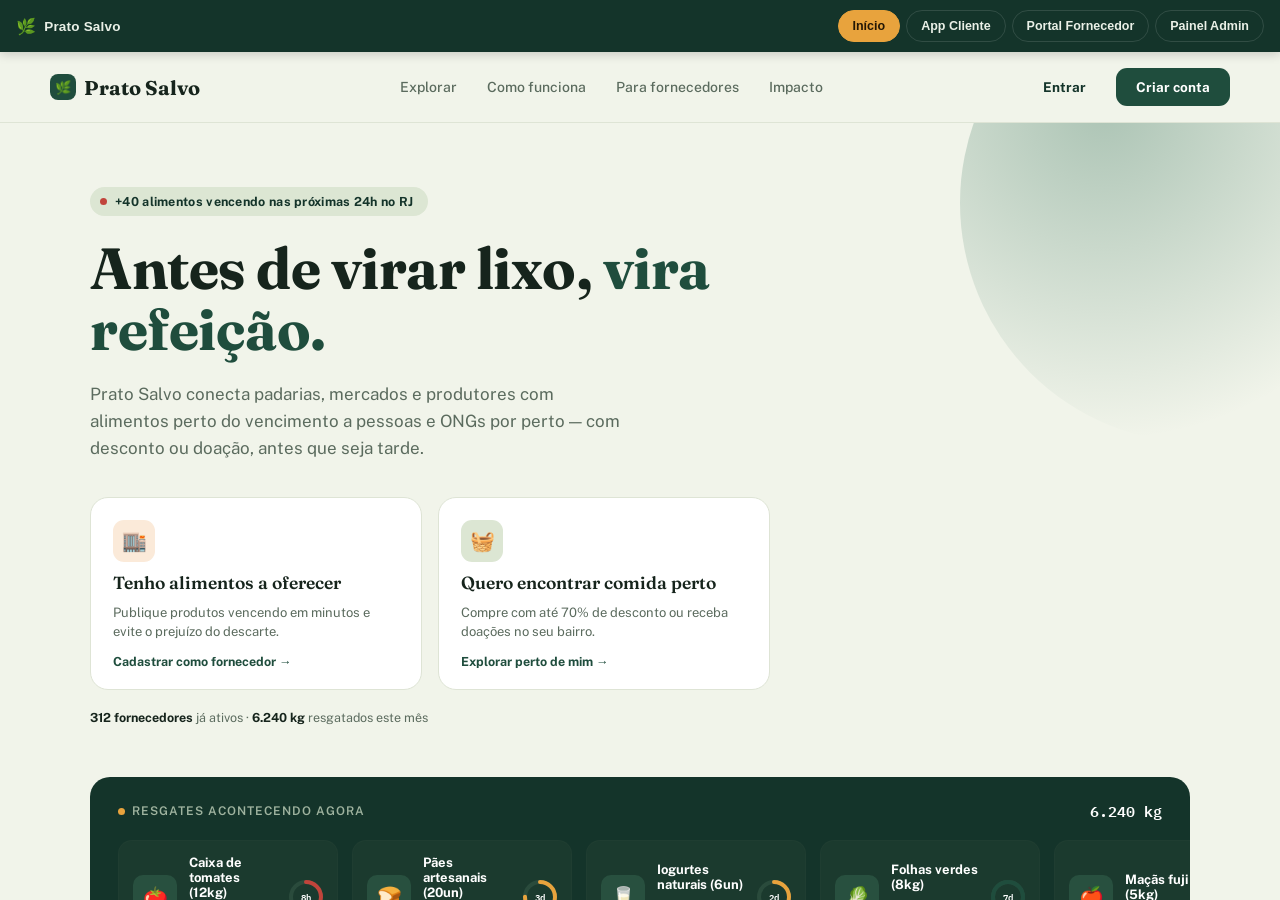
<file: prato-salvo/index.html>
<!DOCTYPE html>
<html lang="pt-BR">
<head>
<meta charset="UTF-8">
<meta name="viewport" content="width=device-width, initial-scale=1">
<title>Prato Salvo — Plataforma Completa</title>

<!--
  ===========================================================================
  index.html — SHELL / ROUTER da plataforma Prato Salvo
  ===========================================================================
  Este arquivo NÃO contém nenhuma regra de negócio das páginas — ele
  apenas monta a barra de navegação fixa e os 4 <iframe> que carregam,
  cada um isoladamente, uma das áreas do produto:

      pages/landing/landing.html         -> site institucional
      pages/cliente/cliente.html         -> app do cliente (mobile)
      pages/fornecedor/fornecedor.html   -> portal do fornecedor
      pages/admin/admin.html             -> painel administrativo

  Ver assets/shell/shell.js para a lógica de troca de views e o
  README.md na raiz do projeto para a visão geral da arquitetura.
  ===========================================================================
-->

<link rel="stylesheet" href="assets/shell/shell.css">
</head>
<body>

<!-- Barra de navegação fixa: troca entre as 4 áreas da plataforma -->
<div id="ps-topbar">
  <div class="ps-logo"><span class="leaf">🌿</span> Prato Salvo</div>
  <div id="ps-nav">
    <button data-view="landing" class="on">Início</button>
    <button data-view="cliente">App Cliente</button>
    <button data-view="fornecedor">Portal Fornecedor</button>
    <button data-view="admin">Painel Admin</button>
  </div>
</div>

<!-- Cada página vive isolada no seu próprio iframe (ver shell.js) -->
<div id="ps-views">
  <div class="ps-view on" id="view-landing">
    <iframe src="pages/landing/landing.html" title="Prato Salvo — Início"></iframe>
  </div>
  <div class="ps-view" id="view-cliente">
    <iframe src="pages/cliente/cliente.html" title="Prato Salvo — App do Cliente"></iframe>
  </div>
  <div class="ps-view" id="view-fornecedor">
    <iframe src="pages/fornecedor/fornecedor.html" title="Prato Salvo — Portal do Fornecedor"></iframe>
  </div>
  <div class="ps-view" id="view-admin">
    <iframe src="pages/admin/admin.html" title="Prato Salvo — Painel Administrativo"></iframe>
  </div>
  <div class="ps-view" id="view-entrega">
    <iframe src="pages/entrega/entrega.html" title="Prato Salvo — Rota de entrega"></iframe>
</div>
</div>

<!-- Modal exibido ao clicar em "Entrar" / "Criar conta" na landing -->
<div id="ps-picker-overlay">
  <div id="ps-picker">
    <h3>Entrar no Prato Salvo</h3>
    <p>Escolha como você quer continuar:</p>
  <div class="opt" data-view="cliente"><span class="ic">🧺</span> Sou cliente — quero encontrar comida</div>
  <div class="opt" data-view="fornecedor"><span class="ic">🏬</span> Sou fornecedor — quero anunciar alimentos</div>
  <div class="opt" data-view="admin"><span class="ic">🛠️</span> Sou da equipe — painel administrativo</div>
  <button id="ps-picker-close">Cancelar</button>
  </div>
</div>

<!-- Modal exibido ao clicar em "Criar conta" na landing: tela de cadastro -->
<div id="ps-cadastro-overlay">
  <div id="ps-cadastro-box">
    <button id="ps-cadastro-close" aria-label="Fechar">✕</button>
    <iframe src="pages/Cadastro/cadastro.html" title="Prato Salvo — Criar conta"></iframe>
  </div>
</div>

<script src="assets/shell/shell.js"></script>
</body>
</html>
</file>
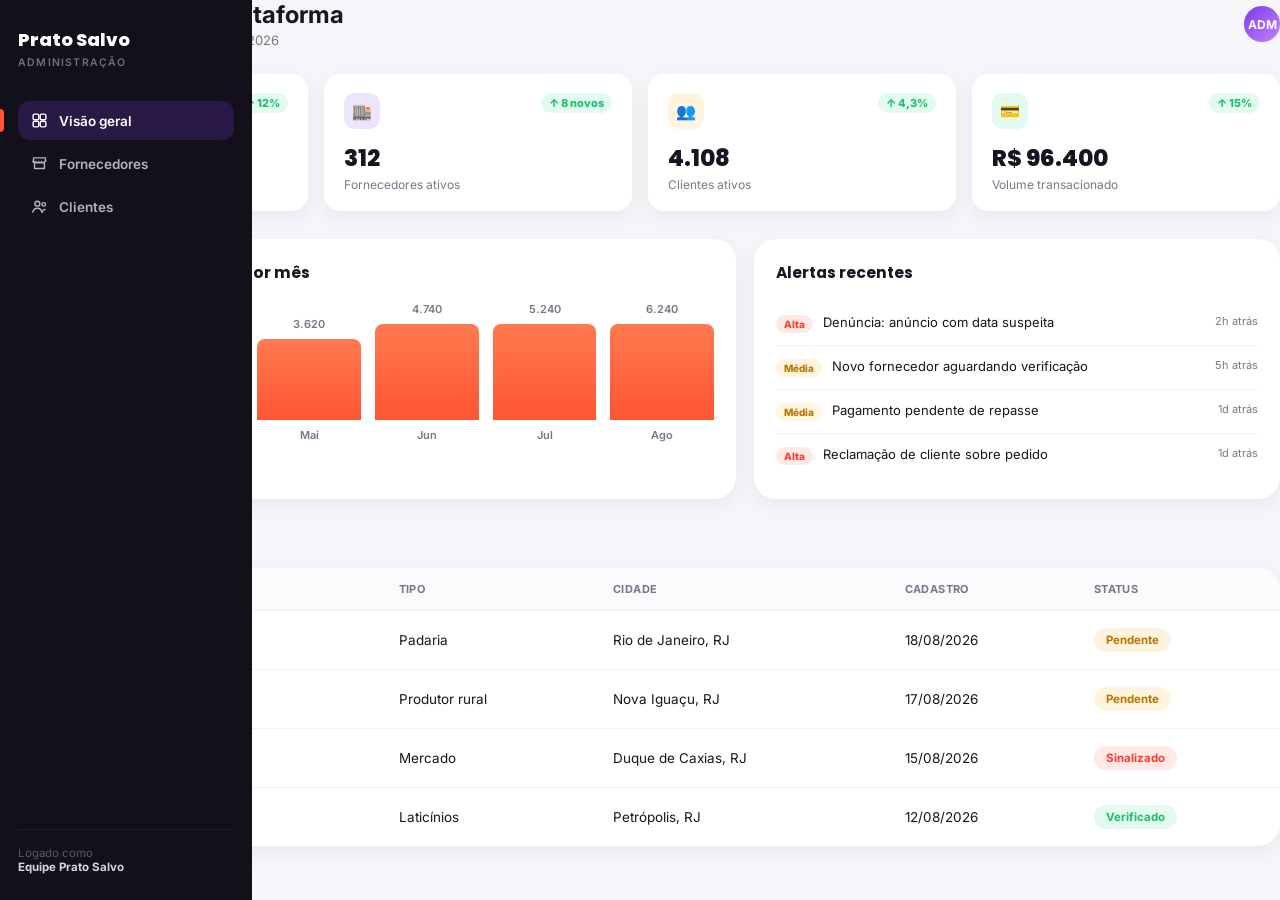
<file: prato-salvo/pages/admin/admin.html>
<!DOCTYPE html>
<html lang="pt-BR">
<head>
<meta charset="UTF-8">
<meta name="viewport" content="width=device-width, initial-scale=1">
<title>Prato Salvo — Painel Administrativo</title>
<link rel="preconnect" href="https://fonts.googleapis.com">
<link href="https://fonts.googleapis.com/css2?family=Inter:wght@400;500;600;700;800&family=Poppins:wght@500;600;700;800&display=swap" rel="stylesheet">
<!--
  PÁGINA: Painel Administrativo
  Visão geral da plataforma para a equipe Prato Salvo: métricas de
  impacto, gráfico de kg resgatados por mês, alertas e fila de
  aprovações pendentes de fornecedores. Página estática no original
  (sem JS próprio) — comportamento dinâmico limitado à navegação de
  volta para a home (admin-bridge.js).
-->
<link rel="stylesheet" href="admin.css">
</head>
<body>

<div class="app">
  <aside class="sidebar">
    <div class="brand" id="ps-brand">Prato Salvo <span>Administração</span></div>
    <nav class="nav">

  <a class="active" data-section="overview"><svg viewBox="0 0 24 24" fill="none" stroke="currentColor" stroke-width="2" stroke-linecap="round" stroke-linejoin="round"><rect x="3" y="3" width="8" height="8" rx="2"/><rect x="13" y="3" width="8" height="8" rx="2"/><rect x="3" y="13" width="8" height="8" rx="2"/><rect x="13" y="13" width="8" height="8" rx="2"/></svg>Visão geral</a>
  <a data-section="fornecedores"><svg viewBox="0 0 24 24" fill="none" stroke="currentColor" stroke-width="2" stroke-linecap="round" stroke-linejoin="round"><path d="M3 9l1-5h16l1 5"/><path d="M3 9a2 2 0 004 0 2 2 0 004 0 2 2 0 004 0 2 2 0 004 0"/><path d="M5 9v10h14V9"/></svg>Fornecedores</a>
  <a data-section="clientes"><svg viewBox="0 0 24 24" fill="none" stroke="currentColor" stroke-width="2" stroke-linecap="round" stroke-linejoin="round"><circle cx="9" cy="8" r="3.5"/><path d="M2.5 20c1-4 4-5.5 6.5-5.5S14.5 16 15.5 20"/><circle cx="18" cy="9" r="2.5"/><path d="M16 20c.5-2.5 2-4 4-4"/></svg>Clientes</a>
  
  
</nav>
    </nav>
    <div class="side-foot">Logado como<br><strong style="color:#D8D4E4">Equipe Prato Salvo</strong></div>
  </aside>


  <div id="sidebarBackdrop" class="sidebar-backdrop"></div>


  <div class="topbar">
  <div class="topbar-left">
    <button id="menuToggle" class="menu-toggle" aria-label="Abrir/fechar menu">☰</button>
    <div>
      <div class="hello" id="viewTitle">Visão geral da plataforma</div>
      <div class="sub" id="current-date">Quarta-feira, 19 de agosto de 2026</div>
    </div>
  </div>
  <div class="top-right">
        <div class="avatar">ADM</div>
      </div>
    </div>


    <section class="view" id="view-overview" data-title="Visão geral da plataforma">
    <div class="stats">
      <div class="stat"><div class="top"><div class="chip" style="background:var(--coral-soft)">⚖️</div><span class="delta up">↑ 12%</span></div><div class="num">6.240 kg</div><div class="lbl">Alimento resgatado</div></div>
      <div class="stat"><div class="top"><div class="chip" style="background:var(--purple-soft)">🏬</div><span class="delta up">↑ 8 novos</span></div><div class="num">312</div><div class="lbl">Fornecedores ativos</div></div>
      <div class="stat"><div class="top"><div class="chip" style="background:var(--amber-soft)">👥</div><span class="delta up">↑ 4,3%</span></div><div class="num">4.108</div><div class="lbl">Clientes ativos</div></div>
      <div class="stat"><div class="top"><div class="chip" style="background:var(--green-soft)">💳</div><span class="delta up">↑ 15%</span></div><div class="num">R$ 96.400</div><div class="lbl">Volume transacionado</div></div>
    </div>

    <div class="row">
      <div class="panel">
        <h3>Kg de alimento resgatado por mês</h3>
        <div class="bars">
          <div class="bar-col"><span class="bar-value">3.240</span><div class="bar" style="height:52%"></div><span>Mar</span></div>
          <div class="bar-col"><span class="bar-value">4.000</span><div class="bar" style="height:64%"></div><span>Abr</span></div>
          <div class="bar-col"><span class="bar-value">3.620</span><div class="bar" style="height:58%"></div><span>Mai</span></div>
          <div class="bar-col"><span class="bar-value">4.740</span><div class="bar" style="height:76%"></div><span>Jun</span></div>
          <div class="bar-col"><span class="bar-value">5.240</span><div class="bar" style="height:84%"></div><span>Jul</span></div>
          <div class="bar-col"><span class="bar-value">6.240</span><div class="bar" style="height:100%"></div><span>Ago</span></div>
        </div>
      </div>
      <div class="panel">
        <h3>Alertas recentes</h3>
        <div class="alert-item"><div class="alert-left"><span class="sev red">Alta</span> Denúncia: anúncio com data suspeita</div><span class="alert-time">2h atrás</span></div>
        <div class="alert-item"><div class="alert-left"><span class="sev amber">Média</span> Novo fornecedor aguardando verificação</div><span class="alert-time">5h atrás</span></div>
        <div class="alert-item"><div class="alert-left"><span class="sev amber">Média</span> Pagamento pendente de repasse</div><span class="alert-time">1d atrás</span></div>
        <div class="alert-item"><div class="alert-left"><span class="sev red">Alta</span> Reclamação de cliente sobre pedido</div><span class="alert-time">1d atrás</span></div>
      </div>
    </div>

    <div class="sec-head">
      <h2>Aprovações pendentes</h2>
    </div>
    <div class="table-wrap">
      <table>
        <thead><tr><th>Nome</th><th>Tipo</th><th>Cidade</th><th>Cadastro</th><th>Status</th></tr></thead>
        <tbody>
          <tr>
            <td><div class="who"><div class="ini" style="background:var(--purple)">PT</div>Padaria Trigo Dourado</div></td>
            <td>Padaria</td><td>Rio de Janeiro, RJ</td><td>18/08/2026</td>
            <td><span class="status pend">Pendente</span></td>
          </tr>
          <tr>
            <td><div class="who"><div class="ini" style="background:var(--green)">SB</div>Sítio Bom Fruto</div></td>
            <td>Produtor rural</td><td>Nova Iguaçu, RJ</td><td>17/08/2026</td>
            <td><span class="status pend">Pendente</span></td>
          </tr>
          <tr>
            <td><div class="who"><div class="ini" style="background:var(--coral)">MC</div>Mercado Central Ltda.</div></td>
            <td>Mercado</td><td>Duque de Caxias, RJ</td><td>15/08/2026</td>
            <td><span class="status flag">Sinalizado</span></td>
          </tr>
          <tr>
            <td><div class="who"><div class="ini" style="background:var(--amber)">LS</div>Laticínios Serra Verde</div></td>
            <td>Laticínios</td><td>Petrópolis, RJ</td><td>12/08/2026</td>
            <td><span class="status ok">Verificado</span></td>
          </tr>
        </tbody>
      </table>
    </div>

    </section>

     <section class="view" id="view-fornecedores" data-title="Fornecedores" hidden>
       <div class="sec-head"><h2>Fornecedores</h2></div>
       <div class="panel chart-panel">
  <h3>Novos fornecedores cadastrados por mês</h3>
  <div class="bars">
  <div class="bar-col"><span class="bar-value">4</span><div class="bar" style="height:50%"></div><span>Mar</span></div>
  <div class="bar-col"><span class="bar-value">5</span><div class="bar" style="height:62%"></div><span>Abr</span></div>
  <div class="bar-col"><span class="bar-value">6</span><div class="bar" style="height:75%"></div><span>Mai</span></div>
  <div class="bar-col"><span class="bar-value">5</span><div class="bar" style="height:62%"></div><span>Jun</span></div>
  <div class="bar-col"><span class="bar-value">7</span><div class="bar" style="height:87%"></div><span>Jul</span></div>
  <div class="bar-col"><span class="bar-value">8</span><div class="bar" style="height:100%"></div><span>Ago</span></div>
</div>
</div>
  <div class="table-wrap">
    <table>
      <thead><tr><th>Nome</th><th>Tipo</th><th>Cidade</th><th>Cadastro</th><th>Status</th></tr></thead>
      <tbody>
        <tr>
          <td><div class="who"><div class="ini" style="background:var(--purple)">PT</div>Padaria Trigo Dourado</div></td>
          <td>Padaria</td><td>Rio de Janeiro, RJ</td><td>18/08/2026</td>
          <td><span class="status pend">Pendente</span></td>
        </tr>
        <tr>
          <td><div class="who"><div class="ini" style="background:var(--green)">SB</div>Sítio Bom Fruto</div></td>
          <td>Produtor rural</td><td>Nova Iguaçu, RJ</td><td>17/08/2026</td>
          <td><span class="status pend">Pendente</span></td>
        </tr>
        <tr>
          <td><div class="who"><div class="ini" style="background:var(--coral)">MC</div>Mercado Central Ltda.</div></td>
          <td>Mercado</td><td>Duque de Caxias, RJ</td><td>15/08/2026</td>
          <td><span class="status flag">Sinalizado</span></td>
        </tr>
        <tr>
          <td><div class="who"><div class="ini" style="background:var(--amber)">LS</div>Laticínios Serra Verde</div></td>
          <td>Laticínios</td><td>Petrópolis, RJ</td><td>12/08/2026</td>
          <td><span class="status ok">Verificado</span></td>
        </tr>
        <tr>
          <td><div class="who"><div class="ini" style="background:var(--green)">HB</div>Hortifruti Boa Vista</div></td>
          <td>Hortifruti</td><td>Rio de Janeiro, RJ</td><td>03/07/2026</td>
          <td><span class="status ok">Verificado</span></td>
        </tr>
      </tbody>
    </table>
  </div>
    </section>
      <section class="view" id="view-clientes" data-title="Clientes" hidden>
       <div class="sec-head"><h2>Clientes</h2></div>
       <div class="panel chart-panel">
  <h3>Novos clientes cadastrados por mês</h3>
 <div class="bars">
  <div class="bar-col"><span class="bar-value">52</span><div class="bar" style="height:54%"></div><span>Mar</span></div>
  <div class="bar-col"><span class="bar-value">64</span><div class="bar" style="height:67%"></div><span>Abr</span></div>
  <div class="bar-col"><span class="bar-value">60</span><div class="bar" style="height:62%"></div><span>Mai</span></div>
  <div class="bar-col"><span class="bar-value">76</span><div class="bar" style="height:79%"></div><span>Jun</span></div>
  <div class="bar-col"><span class="bar-value">86</span><div class="bar" style="height:90%"></div><span>Jul</span></div>
  <div class="bar-col"><span class="bar-value">96</span><div class="bar" style="height:100%"></div><span>Ago</span></div>
</div>
</div>
  <div class="table-wrap">
    <table>
      <thead><tr><th>Nome</th><th>Tipo</th><th>Cidade</th><th>Cadastro</th><th>Status</th></tr></thead>
      <tbody>
        <tr>
          <td><div class="who"><div class="ini" style="background:var(--purple)">MF</div>Maria F.</div></td>
          <td>Pessoa física</td><td>Rio de Janeiro, RJ</td><td>14/07/2026</td>
          <td><span class="status ok">Ativo</span></td>
        </tr>
        <tr>
          <td><div class="who"><div class="ini" style="background:var(--coral)">RS</div>Restaurante Sabor Caseiro</div></td>
          <td>Restaurante parceiro</td><td>Rio de Janeiro, RJ</td><td>02/05/2026</td>
          <td><span class="status ok">Ativo</span></td>
        </tr>
        <tr>
          <td><div class="who"><div class="ini" style="background:var(--green)">MS</div>ONG Mesa Solidária</div></td>
          <td>ONG parceira</td><td>Rio de Janeiro, RJ</td><td>20/03/2026</td>
          <td><span class="status ok">Verificado</span></td>
        </tr>
        <tr>
          <td><div class="who"><div class="ini" style="background:var(--amber)">JP</div>João Pedro Alves</div></td>
          <td>Pessoa física</td><td>Nova Iguaçu, RJ</td><td>15/08/2026</td>
          <td><span class="status pend">Novo</span></td>
        </tr>
        <tr>
          <td><div class="who"><div class="ini" style="background:var(--coral)">CP</div>Cantina Popular Central</td>
          <td>Restaurante parceiro</td><td>Duque de Caxias, RJ</td><td>01/08/2026</td>
          <td><span class="status pend">Novo</span></td>
        </tr>
      </tbody>
    </table>
  </div>
    
    </section>
  </main>
</div>

<script src="admin.js"></script>

<!-- Ponte de navegação: leva de volta à Landing Page via shell/router -->
<script src="admin-bridge.js"></script>
</body>
</html>
</file>
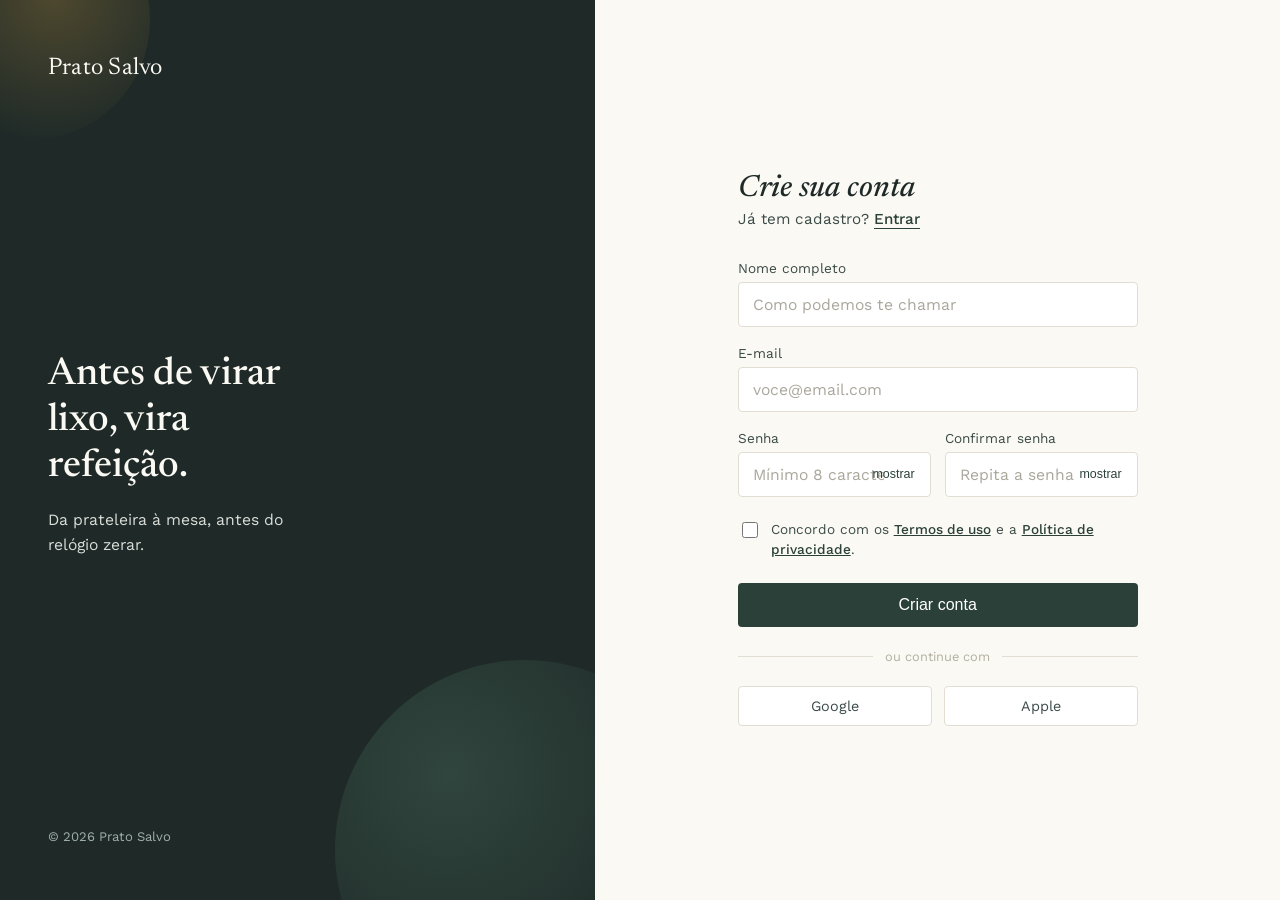
<file: prato-salvo/pages/Cadastro/cadastro.html>
<!DOCTYPE html>
<html lang="pt-BR">
<head>
<meta charset="UTF-8">
<meta name="viewport" content="width=device-width, initial-scale=1.0">
<title>Criar conta · Viveiro</title>
<link rel="preconnect" href="https://fonts.googleapis.com">
<link rel="preconnect" href="https://fonts.gstatic.com" crossorigin>
<link href="https://fonts.googleapis.com/css2?family=Newsreader:ital,wght@0,400;0,500;1,400&family=Work+Sans:wght@400;500;600&display=swap" rel="stylesheet">
<style>
  :root{
    --ink: #1F2A28;
    --ink-soft: #3A4A47;
    --paper: #FBF9F4;
    --sage: #3E5C4F;
    --sage-dark: #2A4038;
    --gold: #C7963E;
    --line: #E2DED3;
    --error: #A8402F;
  }

  *{ box-sizing: border-box; }

  html, body{
    margin: 0;
    padding: 0;
    min-height: 100%;
  }

  body{
    font-family: 'Work Sans', sans-serif;
    color: var(--ink);
    background: var(--paper);
  }

  .screen{
    min-height: 100vh;
    display: grid;
    grid-template-columns: 1fr 1.15fr;
  }

  /* ---------- Painel de marca ---------- */
  .brand{
    background: var(--ink);
    color: var(--paper);
    padding: 56px 48px;
    display: flex;
    flex-direction: column;
    justify-content: space-between;
    position: relative;
    overflow: hidden;
  }

  .brand::before{
    content: "";
    position: absolute;
    right: -120px;
    bottom: -140px;
    width: 380px;
    height: 380px;
    border-radius: 50%;
    background: radial-gradient(circle at 30% 30%, var(--sage) 0%, transparent 70%);
    opacity: 0.55;
  }

  .brand::after{
    content: "";
    position: absolute;
    left: -90px;
    top: -100px;
    width: 240px;
    height: 240px;
    border-radius: 50%;
    background: radial-gradient(circle at 60% 40%, var(--gold) 0%, transparent 72%);
    opacity: 0.28;
  }

  .brand-mark{
    font-family: 'Newsreader', serif;
    font-size: 1.5rem;
    letter-spacing: 0.01em;
    position: relative;
    z-index: 1;
  }

  .brand-copy{
    position: relative;
    z-index: 1;
    max-width: 26ch;
  }

  .brand-copy h1{
    font-family: 'Newsreader', serif;
    font-weight: 500;
    font-size: clamp(1.8rem, 3vw, 2.5rem);
    line-height: 1.2;
    margin: 0 0 16px;
  }

  .brand-copy p{
    font-size: 0.98rem;
    line-height: 1.6;
    color: #D9DED9;
    margin: 0;
  }

  .brand-foot{
    position: relative;
    z-index: 1;
    font-size: 0.82rem;
    color: #9FB0AA;
  }

  /* ---------- Painel de formulário ---------- */
  .panel{
    display: flex;
    align-items: center;
    justify-content: center;
    padding: 48px 24px;
  }

  .form-card{
    width: 100%;
    max-width: 400px;
  }

  .form-card h2{
    font-family: 'Newsreader', serif;
    font-weight: 500;
    font-style: italic;
    font-size: 1.9rem;
    margin: 0 0 6px;
  }

  .form-card .sub{
    margin: 0 0 32px;
    color: var(--ink-soft);
    font-size: 0.95rem;
  }

  .form-card .sub a{
    color: var(--sage-dark);
    font-weight: 500;
    text-decoration: none;
    border-bottom: 1px solid var(--sage-dark);
  }

  form{
    display: flex;
    flex-direction: column;
    gap: 18px;
  }

  .row{
    display: flex;
    gap: 14px;
  }

  .field{
    display: flex;
    flex-direction: column;
    gap: 6px;
    flex: 1;
  }

  .field label{
    font-size: 0.85rem;
    color: var(--ink-soft);
  }

  .field input{
    font-family: inherit;
    font-size: 0.98rem;
    padding: 12px 14px;
    border: 1px solid var(--line);
    border-radius: 4px;
    background: #fff;
    color: var(--ink);
    outline: none;
    transition: border-color 0.15s ease, box-shadow 0.15s ease;
  }

  .field input::placeholder{
    color: #A9A79B;
  }

  .field input:focus{
    border-color: var(--sage);
    box-shadow: 0 0 0 3px rgba(62, 92, 79, 0.15);
  }

  .field .hint{
    font-size: 0.78rem;
    color: #8C8A7E;
  }

  .field.has-error input{
    border-color: var(--error);
  }

  .field.has-error .hint{
    color: var(--error);
  }

  .password-wrap{
    position: relative;
  }

  .password-wrap input{
    width: 100%;
    padding-right: 46px;
  }

  .toggle-visibility{
    position: absolute;
    right: 10px;
    top: 50%;
    transform: translateY(-50%);
    border: none;
    background: none;
    font-size: 0.78rem;
    color: var(--sage-dark);
    cursor: pointer;
    padding: 4px 6px;
  }

  .terms{
    display: flex;
    align-items: flex-start;
    gap: 10px;
    font-size: 0.85rem;
    color: var(--ink-soft);
    line-height: 1.5;
    margin-top: 4px;
  }

  .terms input{
    margin-top: 3px;
    accent-color: var(--sage);
    width: 16px;
    height: 16px;
    flex-shrink: 0;
  }

  .terms a{
    color: var(--sage-dark);
    font-weight: 500;
  }

  .submit{
    margin-top: 6px;
    padding: 13px 20px;
    border: none;
    border-radius: 4px;
    background: var(--sage-dark);
    color: #fff;
    font-size: 1rem;
    font-weight: 500;
    cursor: pointer;
    transition: background 0.15s ease, transform 0.05s ease;
  }

  .submit:hover{
    background: var(--sage);
  }

  .submit:active{
    transform: translateY(1px);
  }

  .divider{
    display: flex;
    align-items: center;
    gap: 12px;
    color: #B2AF9F;
    font-size: 0.8rem;
    margin: 4px 0;
  }

  .divider::before,
  .divider::after{
    content: "";
    flex: 1;
    height: 1px;
    background: var(--line);
  }

  .social{
    display: flex;
    gap: 12px;
  }

  .social button{
    flex: 1;
    padding: 11px;
    border-radius: 4px;
    border: 1px solid var(--line);
    background: #fff;
    font-family: inherit;
    font-size: 0.9rem;
    color: var(--ink-soft);
    cursor: pointer;
    transition: border-color 0.15s ease, background 0.15s ease;
  }

  .social button:hover{
    border-color: var(--sage);
    background: #F4F6F3;
  }

  /* ---------- Responsivo ---------- */
  @media (max-width: 860px){
    .screen{
      grid-template-columns: 1fr;
    }

    .brand{
      padding: 40px 28px;
      min-height: 220px;
    }

    .brand-foot{
      display: none;
    }

    .brand-copy p{
      display: none;
    }

    .brand-copy h1{
      font-size: 1.6rem;
    }
  }

  @media (max-width: 480px){
    .panel{
      padding: 32px 20px 48px;
    }

    .row{
      flex-direction: column;
      gap: 18px;
    }

    .social{
      flex-direction: column;
    }

    .brand{
      padding: 32px 22px;
      min-height: 170px;
    }
  }
</style>
</head>
<body>

<div class="screen">

  <aside class="brand">
    <div class="brand-mark">Prato Salvo</div>
    <div class="brand-copy">
      <h1>Antes de virar lixo, vira refeição.</h1>
      <p>Da prateleira à mesa, antes do relógio zerar.</p>
    </div>
    <div class="brand-foot">© 2026 Prato Salvo</div>
  </aside>

  <main class="panel">
    <div class="form-card">
      <h2>Crie sua conta</h2>
      <p class="sub">Já tem cadastro? <a href="#">Entrar</a></p>

      <form novalidate>
        <div class="field">
          <label for="nome">Nome completo</label>
          <input type="text" id="nome" name="nome" placeholder="Como podemos te chamar" required>
        </div>

        <div class="field">
          <label for="email">E-mail</label>
          <input type="email" id="email" name="email" placeholder="voce@email.com" required>
        </div>

        <div class="row">
          <div class="field">
            <label for="senha">Senha</label>
            <div class="password-wrap">
              <input type="password" id="senha" name="senha" placeholder="Mínimo 8 caracteres" required minlength="8">
              <button type="button" class="toggle-visibility" data-target="senha">mostrar</button>
            </div>
          </div>

          <div class="field">
            <label for="confirmar">Confirmar senha</label>
            <div class="password-wrap">
              <input type="password" id="confirmar" name="confirmar" placeholder="Repita a senha" required minlength="8">
              <button type="button" class="toggle-visibility" data-target="confirmar">mostrar</button>
            </div>
          </div>
        </div>

        <label class="terms">
          <input type="checkbox" name="termos" required>
          <span>Concordo com os <a href="#">Termos de uso</a> e a <a href="#">Política de privacidade</a>.</span>
        </label>

        <button type="submit" class="submit">Criar conta</button>

        <div class="divider">ou continue com</div>

        <div class="social">
          <button type="button">Google</button>
          <button type="button">Apple</button>
        </div>
      </form>
    </div>
  </main>

</div>

<script>
  document.querySelectorAll('.toggle-visibility').forEach(function(btn){
    btn.addEventListener('click', function(){
      var input = document.getElementById(btn.dataset.target);
      var isHidden = input.type === 'password';
      input.type = isHidden ? 'text' : 'password';
      btn.textContent = isHidden ? 'ocultar' : 'mostrar';
    });
  });

  var form = document.querySelector('form');
  form.addEventListener('submit', function(e){
    e.preventDefault();
    var senha = document.getElementById('senha');
    var confirmar = document.getElementById('confirmar');
    var campoConfirmar = confirmar.closest('.field');

    if (senha.value !== confirmar.value){
      campoConfirmar.classList.add('has-error');
      if (!campoConfirmar.querySelector('.hint')){
        var hint = document.createElement('span');
        hint.className = 'hint';
        hint.textContent = 'As senhas não coincidem';
        campoConfirmar.appendChild(hint);
      }
      return;
    }

    campoConfirmar.classList.remove('has-error');
    var hint = campoConfirmar.querySelector('.hint');
    if (hint) hint.remove();

    // Conta criada com sucesso: avisa o shell (index.html) para fechar
    // este modal e levar o usuário direto para o App Cliente.
    var botao = form.querySelector('.submit');
    botao.disabled = true;
    botao.textContent = 'Conta criada! Entrando...';

    setTimeout(function () {
      parent.postMessage({ psNav: 'cliente' }, '*');
    }, 700);
  });
</script>

</body>
</html>
</file>
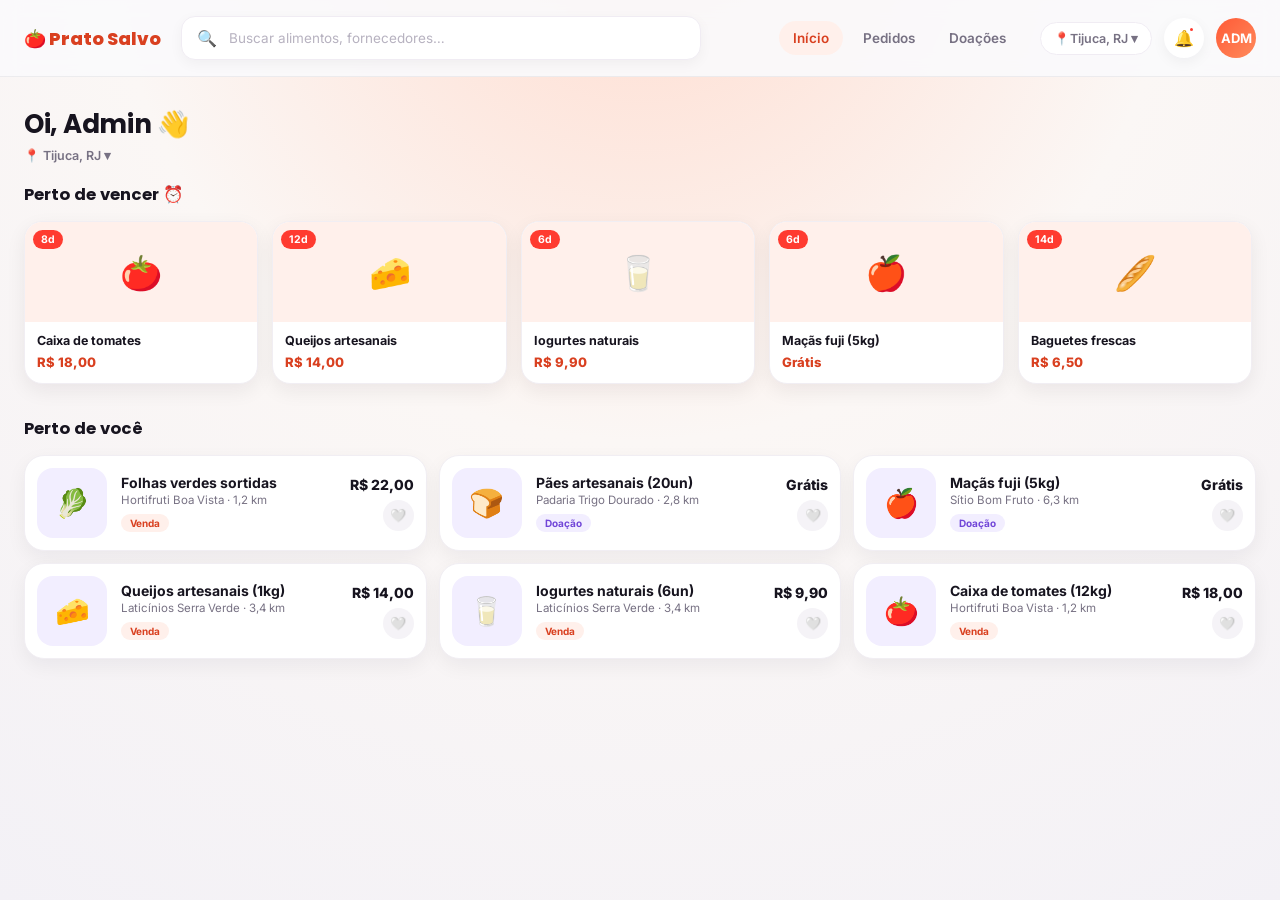
<file: prato-salvo/pages/cliente/cliente.html>
<!DOCTYPE html>
<html lang="pt-BR">
<head>
<meta charset="UTF-8">
<meta name="viewport" content="width=device-width, initial-scale=1">
<title>Prato Salvo — App do Cliente</title>
<link rel="preconnect" href="https://fonts.googleapis.com">
<link href="https://fonts.googleapis.com/css2?family=Inter:wght@400;500;600;700;800&family=Poppins:wght@500;600;700;800&display=swap" rel="stylesheet">
<!--
  PÁGINA: App do Cliente
  Mockup de app mobile (mobile-first) para quem busca comida perto
  de vencer: busca, categorias, itens "vencendo hoje", lista por
  proximidade, carrinho e navegação inferior. CSS/JS extraídos para
  arquivos próprios (cliente.css / cliente.js).
-->
<link rel="stylesheet" href="cliente.css">
</head>
<body>
<header>
  <div class="hbar">
    <div class="brand" id="ps-brand" title="Voltar para a página inicial">🍅 Prato Salvo</div>
    <div class="hsearch">🔍 <input placeholder="Buscar alimentos, fornecedores…" id="search-input"></div>
    <nav class="hnav">
      <a class="active" data-filter="todos">Início</a>
      <a data-opens-bag="pedidos">Pedidos</a>
      <a data-filter="doacao">Doações</a>
    </nav>
    <div class="hactions">
      <div class="loc-chip">📍Tijuca, RJ ▾</div>
      <div class="bell">🔔<span class="dot"></span></div>
      <div class="avatar-sm">ADM</div>
    </div>
  </div>
</header>

<main>
  <div class="app">
    <div class="top-row">
      <div class="greet">
        <h2>Oi, Admin 👋</h2>
        <div class="loc">📍 Tijuca, RJ ▾</div>
      </div>
    </div>


    <div class="sec-head"><h3>Perto de vencer ⏰</h3></div>
    <div class="urgent-row">
      <div class="ucard" data-emoji="🍅" data-name="Caixa de tomates" data-supplier="Hortifruti Boa Vista · 1,2 km" data-price="R$ 18,00">
        <div class="img"><span class="badge">8d</span>🍅</div>
        <div class="body"><div class="name">Caixa de tomates</div><div class="price">R$ 18,00</div></div>
      </div>
      <div class="ucard" data-emoji="🧀" data-name="Queijos artesanais" data-supplier="Laticínios Serra Verde · 3,4 km" data-price="R$ 14,00">
        <div class="img"><span class="badge">12d</span>🧀</div>
        <div class="body"><div class="name">Queijos artesanais</div><div class="price">R$ 14,00</div></div>
      </div>
      <div class="ucard" data-emoji="🥛" data-name="Iogurtes naturais" data-supplier="Laticínios Serra Verde · 3,4 km" data-price="R$ 9,90">
        <div class="img"><span class="badge">6d</span>🥛</div>
        <div class="body"><div class="name">Iogurtes naturais</div><div class="price">R$ 9,90</div></div>
      </div>
      <div class="ucard" data-emoji="🍎" data-name="Maçãs fuji (5kg)" data-supplier="Sítio Bom Fruto · 6,3 km" data-price="Grátis">
        <div class="img"><span class="badge">6d</span>🍎</div>
        <div class="body"><div class="name">Maçãs fuji (5kg)</div><div class="price">Grátis</div></div>
      </div>
      <div class="ucard" data-emoji="🥖" data-name="Baguetes frescas" data-supplier="Padaria Trigo Dourado · 2,8 km" data-price="R$ 6,50">
        <div class="img"><span class="badge">14d</span>🥖</div>
        <div class="body"><div class="name">Baguetes frescas</div><div class="price">R$ 6,50</div></div>
      </div>
    </div>

    <div class="sec-head"><h3>Perto de você</h3></div>
    <div class="list">
      <div class="lcard" data-emoji="🥬" data-name="Folhas verdes sortidas" data-supplier="Hortifruti Boa Vista · 1,2 km" data-price="R$ 22,00">
        <div class="thumb">🥬</div>
        <div class="info">
          <div class="name">Folhas verdes sortidas</div>
          <div class="supplier">Hortifruti Boa Vista · 1,2 km</div>
          <div class="tags"><span class="tag venda">Venda</span></div>
        </div>
        <div class="right"><div class="price">R$ 22,00</div><button class="heart">🤍</button></div>
      </div>
      <div class="lcard" data-emoji="🍞" data-name="Pães artesanais (20un)" data-supplier="Padaria Trigo Dourado · 2,8 km" data-price="Grátis">
        <div class="thumb">🍞</div>
        <div class="info">
          <div class="name">Pães artesanais (20un)</div>
          <div class="supplier">Padaria Trigo Dourado · 2,8 km</div>
          <div class="tags"><span class="tag doacao">Doação</span></div>
        </div>
        <div class="right"><div class="price">Grátis</div><button class="heart">🤍</button></div>
      </div>
      <div class="lcard" data-emoji="🍎" data-name="Maçãs fuji (5kg)" data-supplier="Sítio Bom Fruto · 6,3 km" data-price="Grátis">
        <div class="thumb">🍎</div>
        <div class="info">
          <div class="name">Maçãs fuji (5kg)</div>
          <div class="supplier">Sítio Bom Fruto · 6,3 km</div>
          <div class="tags"><span class="tag doacao">Doação</span></div>
        </div>
        <div class="right"><div class="price">Grátis</div><button class="heart">🤍</button></div>
      </div>
      <div class="lcard" data-emoji="🧀" data-name="Queijos artesanais (1kg)" data-supplier="Laticínios Serra Verde · 3,4 km" data-price="R$ 14,00">
        <div class="thumb">🧀</div>
        <div class="info">
          <div class="name">Queijos artesanais (1kg)</div>
          <div class="supplier">Laticínios Serra Verde · 3,4 km</div>
          <div class="tags"><span class="tag venda">Venda</span></div>
        </div>
        <div class="right"><div class="price">R$ 14,00</div><button class="heart">🤍</button></div>
      </div>
      <div class="lcard" data-emoji="🥛" data-name="Iogurtes naturais (6un)" data-supplier="Laticínios Serra Verde · 3,4 km" data-price="R$ 9,90">
        <div class="thumb">🥛</div>
        <div class="info">
          <div class="name">Iogurtes naturais (6un)</div>
          <div class="supplier">Laticínios Serra Verde · 3,4 km</div>
          <div class="tags"><span class="tag venda">Venda</span></div>
        </div>
        <div class="right"><div class="price">R$ 9,90</div><button class="heart">🤍</button></div>
      </div>
      <div class="lcard" data-emoji="🍅" data-name="Caixa de tomates (12kg)" data-supplier="Hortifruti Boa Vista · 1,2 km" data-price="R$ 18,00">
        <div class="thumb">🍅</div>
        <div class="info">
          <div class="name">Caixa de tomates (12kg)</div>
          <div class="supplier">Hortifruti Boa Vista · 1,2 km</div>
          <div class="tags"><span class="tag venda">Venda</span></div>
        </div>
        <div class="right"><div class="price">R$ 18,00</div><button class="heart">🤍</button></div>
      </div>
    </div>
  </div>
</main>

<!-- ---------------- tela de comprar (modal) ---------------- -->
<div class="modal-overlay" id="buy-overlay">
  <div class="buy-modal" role="dialog" aria-modal="true" aria-labelledby="bm-name">
    <button class="close-x" id="bm-close" aria-label="Fechar">✕</button>
    <div class="bm-top">
      <div class="bm-thumb" id="bm-thumb">🍅</div>
      <div>
        <p class="bm-name" id="bm-name">Nome do item</p>
        <div class="bm-supplier" id="bm-supplier">Fornecedor</div>
      </div>
    </div>

    <div class="bm-price-row">
      <div>
        <div style="font-size:11.5px;color:var(--ink-soft);font-weight:600;margin-bottom:2px;">Preço unitário</div>
        <div class="bm-price" id="bm-unit-price">R$ 0,00</div>
      </div>
      <div class="bm-qty">
        <button type="button" id="bm-minus" aria-label="Diminuir quantidade">−</button>
        <span id="bm-qty-val">1</span>
        <button type="button" id="bm-plus" aria-label="Aumentar quantidade">+</button>
      </div>
    </div>

    <div class="bm-section">
      <h4>Forma de retirada</h4>
      <div class="bm-opts">
        <label class="bm-opt sel"><input type="radio" name="bm-retirada" value="retirar" checked> Retirar no local</label>
        <label class="bm-opt"><input type="radio" name="bm-retirada" value="entrega"> Entrega (taxa a combinar)</label>
      </div>
    </div>

    <div class="bm-section">
      <h4>Pagamento</h4>
      <div class="bm-opts">
        <label class="bm-opt sel"><input type="radio" name="bm-pagto" checked> Pix</label>
        <label class="bm-opt"><input type="radio" name="bm-pagto"> Cartão</label>
        <label class="bm-opt"><input type="radio" name="bm-pagto"> Na retirada</label>
      </div>
    </div>

    <div class="bm-total-row"><span>Total</span><span class="val" id="bm-total">R$ 0,00</span></div>

    <button class="bm-confirm" id="bm-confirm">Confirmar compra</button>
    <div class="bm-note">Você poderá acompanhar o pedido em "Pedidos"</div>
  </div>
</div>

<!-- ---------------- tela da sacola / pedidos (modal) ---------------- -->
<div class="modal-overlay" id="bag-overlay">
  <div class="buy-modal bag-modal" role="dialog" aria-modal="true" aria-labelledby="bag-title">
    <button class="close-x" id="bag-close" aria-label="Fechar">✕</button>
    <h3 id="bag-title">Sacola e pedidos</h3>

    <div class="bag-tabs">
      <button class="bag-tab active" id="tab-sacola" type="button">🛍️ Sacola</button>
      <button class="bag-tab" id="tab-pedidos" type="button">📦 Meus pedidos</button>
    </div>

    <!-- SACOLA -->
    <div id="panel-sacola">
      <div id="bag-empty-state" class="bag-empty" style="display:none;">
        <div class="em">🛍️</div>
        <div><b>Sua sacola está vazia</b></div>
        <div style="font-size:12.5px;margin-top:4px;">Adicione itens para continuar</div>
      </div>

      <div class="bag-items" id="bag-items-list"></div>

      <div class="bag-summary" id="bag-summary">
        <div class="row"><span>Subtotal</span><span id="bag-subtotal">R$ 0,00</span></div>
        <div class="row"><span>Taxa de serviço</span><span id="bag-fee">R$ 0,00</span></div>
        <div class="row total"><span>Total</span><span class="val" id="bag-total">R$ 0,00</span></div>
      </div>

      <button class="bag-checkout" id="bag-checkout">Finalizar pedido</button>
    </div>

    <!-- PEDIDOS -->
    <div id="panel-pedidos" style="display:none;">
      <div class="ord-card">
        <div class="head"><span class="id">Pedido #1042</span><span class="ord-status andamento">Em preparo</span></div>
        <div class="items">2x Iogurtes naturais · 1x Queijos artesanais</div>
        <div class="foot"><span>Hortifruti Boa Vista</span><span>R$ 32,90</span></div>
      </div>
      <div class="ord-card">
        <div class="head"><span class="id">Pedido #1039</span><span class="ord-status pronto">Pronto p/ retirada</span></div>
        <div class="items">1x Caixa de tomates (12kg)</div>
        <div class="foot"><span>Hortifruti Boa Vista</span><span>R$ 18,00</span></div>
      </div>
      <div class="ord-card">
        <div class="head"><span class="id">Pedido #1021</span><span class="ord-status concluido">Concluído</span></div>
        <div class="items">1x Pães artesanais (20un) · Doação</div>
        <div class="foot"><span>Padaria Trigo Dourado</span><span>Grátis</span></div>
      </div>
    </div>
  </div>
</div>

<div class="cart-bar" id="cart-bar">
  <div class="txt" id="cart-bar-txt">0 itens<b>R$ 0,00</b></div>
  <button type="button" id="cart-bar-btn">Ver sacola →</button>
</div>

<nav class="bottom-nav">
  <button class="nav-item active">
    <svg viewBox="0 0 24 24" fill="none" stroke="currentColor" stroke-width="2" stroke-linecap="round" stroke-linejoin="round"><path d="M3 11l9-8 9 8"/><path d="M5 10v10h14V10"/></svg>
    <span>Início</span>
  </button>
  <button class="nav-item" data-opens-bag="pedidos">
    <svg viewBox="0 0 24 24" fill="none" stroke="currentColor" stroke-width="2" stroke-linecap="round" stroke-linejoin="round"><path d="M6 8h12l-1 12H7L6 8z"/><path d="M9 8V6a3 3 0 016 0v2"/></svg>
    <span>Pedidos</span>
  </button>
  <button class="nav-item">
    <svg viewBox="0 0 24 24" fill="none" stroke="currentColor" stroke-width="2" stroke-linecap="round" stroke-linejoin="round"><rect x="3" y="8" width="18" height="12" rx="2"/><path d="M3 8l9-5 9 5"/></svg>
    <span>Doações</span>
  </button>
  <button class="nav-item">
    <svg viewBox="0 0 24 24" fill="none" stroke="currentColor" stroke-width="2" stroke-linecap="round" stroke-linejoin="round"><circle cx="12" cy="8" r="4"/><path d="M4 21c1.5-5 6-6 8-6s6.5 1 8 6"/></svg>
    <span>Perfil</span>
  </button>
</nav>





<!-- Lógica original da página (busca, favoritos, troca de aba) -->
<script src="cliente.js"></script>
<!-- Ponte de navegação: conecta o selo "Prato Salvo" ao shell/router -->
<script src="cliente-bridge.js"></script>
</body>
</html>
</file>
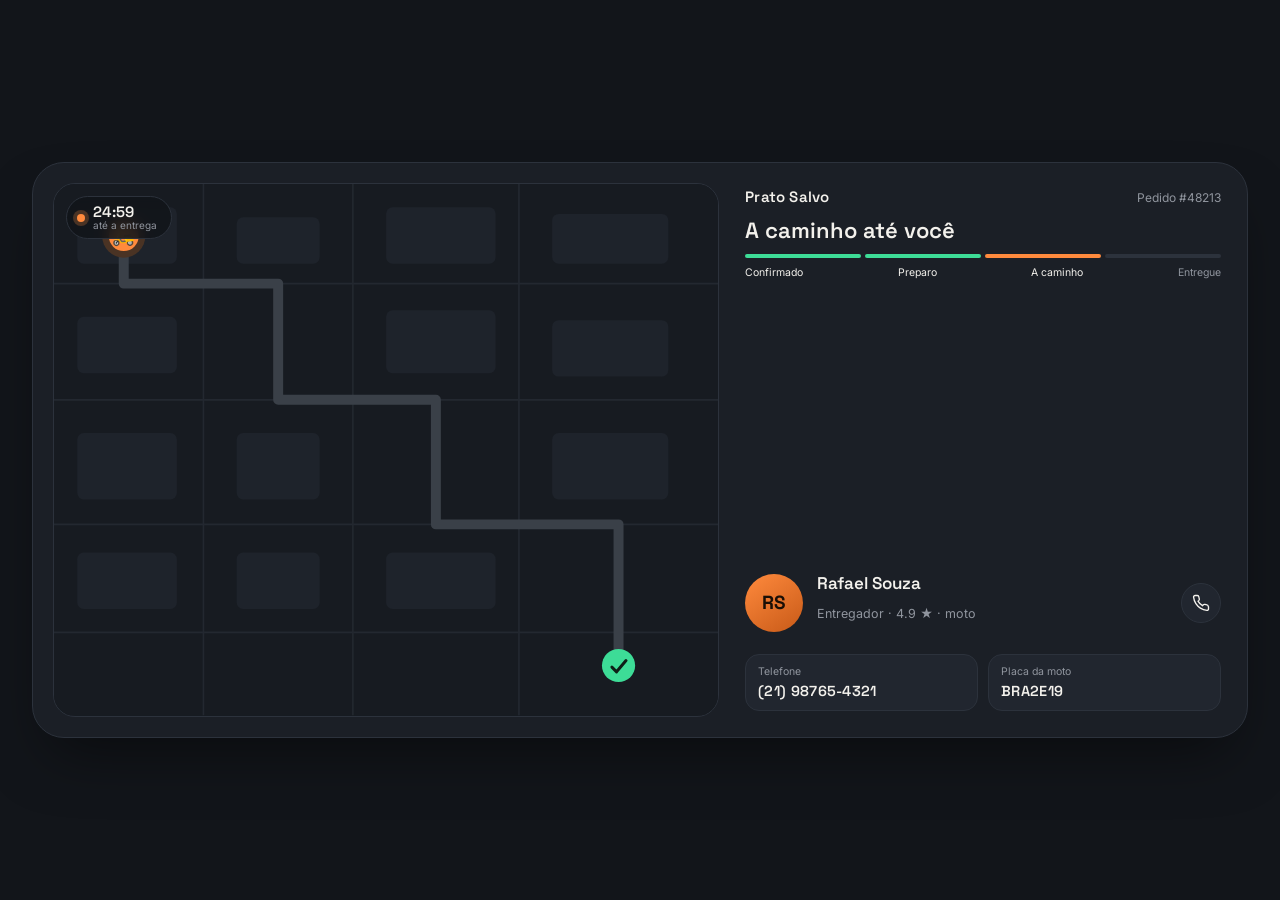
<file: prato-salvo/pages/entrega/entrega.html>
<!DOCTYPE html>
<html lang="pt-BR">
<head>
<meta charset="UTF-8">
<meta name="viewport" content="width=device-width, initial-scale=1, viewport-fit=cover">
<title>Prato Salvo — Rota de entrega</title>
<link rel="preconnect" href="https://fonts.googleapis.com">
<link rel="preconnect" href="https://fonts.gstatic.com" crossorigin>
<link href="https://fonts.googleapis.com/css2?family=Space+Grotesk:wght@500;600;700&family=Inter:wght@400;500;600;700&display=swap" rel="stylesheet">
<!--
  PÁGINA: Rota de entrega
  Tela de acompanhamento de pedido em tempo real (simulado): status
  do pedido, mapa com a rota até o cliente, e um cronômetro
  regressivo animando a posição do entregador. Aberta automaticamente
  logo depois que o cliente finaliza uma compra no App Cliente.
-->
<link rel="stylesheet" href="entrega.css">
</head>
<body>
  <div class="phone">
    <div class="topbar">
      <div class="brand" id="ps-brand">Prato Salvo</div>
      <div class="order-code">Pedido #48213</div>
    </div>

    <div class="status-row">
      <p class="status-title">A caminho até você</p>
      <div class="steps">
        <div class="step done"></div>
        <div class="step done"></div>
        <div class="step active"></div>
        <div class="step"></div>
      </div>
      <div class="step-labels">
        <span class="on">Confirmado</span>
        <span class="on">Preparo</span>
        <span class="on">A caminho</span>
        <span>Entregue</span>
      </div>
    </div>

    <div class="map-wrap">
      <div class="eta-chip">
        <span class="dot"></span>
        <div>
          <div class="eta-time" id="etaTime">25:00</div>
          <div class="eta-sub">até a entrega</div>
        </div>
      </div>

      <svg viewBox="0 0 400 320" preserveAspectRatio="xMidYMid slice" xmlns="http://www.w3.org/2000/svg">
        <rect width="400" height="320" fill="#171B21"/>
        <g stroke="#232830" stroke-width="1">
          <line x1="0" y1="60" x2="400" y2="60"/>
          <line x1="0" y1="130" x2="400" y2="130"/>
          <line x1="0" y1="205" x2="400" y2="205"/>
          <line x1="0" y1="270" x2="400" y2="270"/>
          <line x1="90" y1="0" x2="90" y2="320"/>
          <line x1="180" y1="0" x2="180" y2="320"/>
          <line x1="280" y1="0" x2="280" y2="320"/>
        </g>
        <g fill="#1E232B">
          <rect x="14" y="14" width="60" height="34" rx="4"/>
          <rect x="110" y="20" width="50" height="28" rx="4"/>
          <rect x="200" y="14" width="66" height="34" rx="4"/>
          <rect x="300" y="18" width="70" height="30" rx="4"/>
          <rect x="14" y="80" width="60" height="34" rx="4"/>
          <rect x="200" y="76" width="66" height="38" rx="4"/>
          <rect x="300" y="82" width="70" height="34" rx="4"/>
          <rect x="14" y="150" width="60" height="40" rx="4"/>
          <rect x="110" y="150" width="50" height="40" rx="4"/>
          <rect x="300" y="150" width="70" height="40" rx="4"/>
          <rect x="14" y="222" width="60" height="34" rx="4"/>
          <rect x="110" y="222" width="50" height="34" rx="4"/>
          <rect x="200" y="222" width="66" height="34" rx="4"/>
        </g>

        <path id="route" d="M 42 31 L 42 60 L 135 60 L 135 130 L 230 130 L 230 205 L 340 205 L 340 260 L 340 290"
          fill="none" stroke="#3A4048" stroke-width="6" stroke-linecap="round" stroke-linejoin="round"/>
        <path id="routeDone" d="M 42 31 L 42 60 L 135 60 L 135 130 L 230 130 L 230 205 L 340 205 L 340 260 L 340 290"
          fill="none" stroke="var(--accent)" stroke-width="6" stroke-linecap="round" stroke-linejoin="round"
          stroke-dasharray="600" stroke-dashoffset="600"/>

        <g transform="translate(42,31)">
          <circle r="9" fill="#171B21" stroke="var(--mint)" stroke-width="2.5"/>
          <circle r="3.4" fill="var(--mint)"/>
        </g>
        <g transform="translate(340,290)">
          <circle r="10" fill="var(--mint)"/>
          <path d="M -4 1 L -1.2 3.8 L 4.5 -3" stroke="#0E1F17" stroke-width="1.8" fill="none" stroke-linecap="round" stroke-linejoin="round"/>
        </g>

        <g id="courierMarker" transform="translate(42,31)">
          <circle r="13" fill="var(--accent-dim)"/>
          <circle r="9" fill="var(--accent)"/>
          <text x="0" y="3.5" text-anchor="middle" font-size="11" fill="#241305">🛵</text>
        </g>
      </svg>
    </div>

    <div class="courier">
      <div class="avatar">RS</div>
      <div class="courier-info">
        <p class="courier-name">Rafael Souza</p>
        <p class="courier-sub">Entregador · 4.9 ★ · moto</p>
      </div>
      <div class="call-btn" title="Ligar (fictício)">
        <svg viewBox="0 0 24 24" fill="none" stroke="#F3F1EC" stroke-width="1.8" stroke-linecap="round" stroke-linejoin="round">
          <path d="M22 16.9v3a2 2 0 0 1-2.2 2 19.8 19.8 0 0 1-8.6-3.1 19.5 19.5 0 0 1-6-6 19.8 19.8 0 0 1-3.1-8.7A2 2 0 0 1 4.1 2h3a2 2 0 0 1 2 1.7c.1.9.3 1.8.6 2.7a2 2 0 0 1-.5 2.1L8 9.6a16 16 0 0 0 6 6l1.1-1.2a2 2 0 0 1 2.1-.5c.9.3 1.8.5 2.7.6a2 2 0 0 1 1.7 2z"/>
        </svg>
      </div>
    </div>

    <div class="details">
      <div class="detail-box">
        <div class="detail-label">Telefone</div>
        <div class="detail-value">(21) 98765-4321</div>
      </div>
      <div class="detail-box">
        <div class="detail-label">Placa da moto</div>
        <div class="detail-value">BRA2E19</div>
      </div>
    </div>
  </div>

<script src="entrega.js"></script>
<script src="entrega-bridge.js"></script>
</body>
</html>
</file>
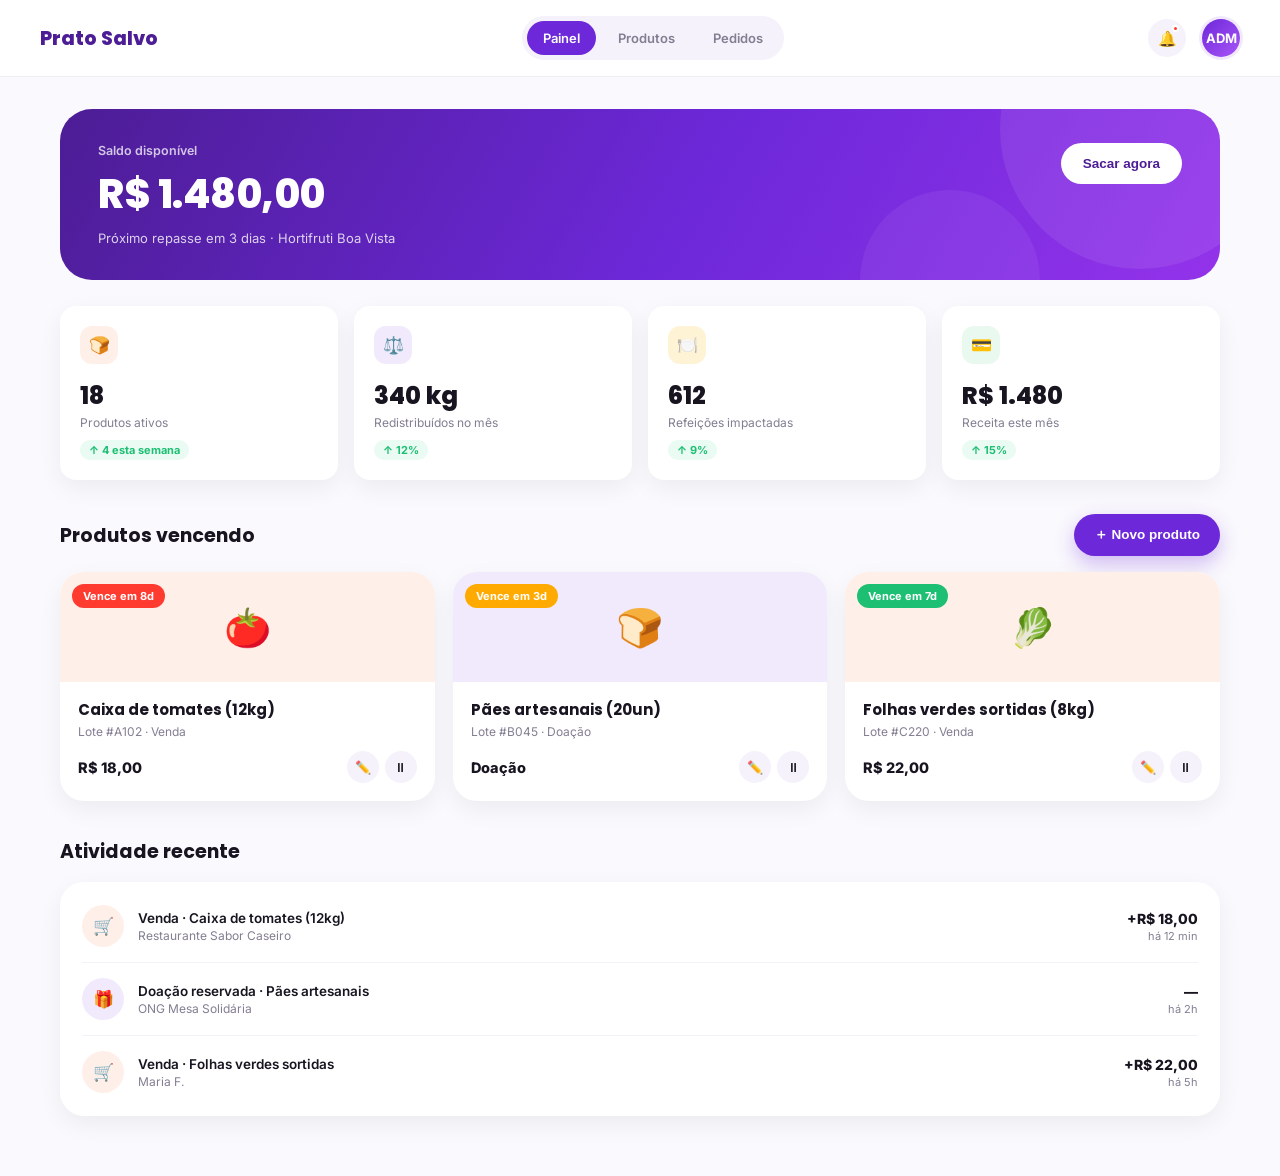
<file: prato-salvo/pages/fornecedor/fornecedor.html>
<!DOCTYPE html>
<html lang="pt-BR">
<head>
<meta charset="UTF-8">
<meta name="viewport" content="width=device-width, initial-scale=1">
<title>Prato Salvo — Portal do Fornecedor</title>
<link rel="preconnect" href="https://fonts.googleapis.com">
<link href="https://fonts.googleapis.com/css2?family=Inter:wght@400;500;600;700;800&family=Poppins:wght@500;600;700;800&display=swap" rel="stylesheet">
<!--
  PÁGINA: Portal do Fornecedor
  Painel usado por padarias, mercados e produtores para gerenciar
  produtos perto do vencimento, acompanhar vendas/doações e saldo
  disponível. Página estática no original (sem JS próprio) — o único
  comportamento dinâmico adicionado aqui é a navegação de volta para
  a home, isolada em fornecedor-bridge.js.
-->
<link rel="stylesheet" href="fornecedor.css">
</head>
<body>


<header>
  <div class="brand" id="ps-brand">Prato Salvo</div>
  <nav class="top-nav">
    <a class="active" data-section="painel">Painel</a>
    <a data-section="produtos">Produtos</a>
    <a data-section="pedidos">Pedidos</a>
  </nav>
  <div class="top-actions">
    <div class="icon-btn">🔔<span class="dot"></span></div>
    <div class="avatar">ADM</div>
  </div>
</header>

<main>
  <section class="view" id="view-painel">
    <div class="hero">
      <div class="hero-top">
        <div>
          <div class="eyebrow">Saldo disponível</div>
          <div class="balance">R$ 1.480,00</div>
          <div class="sub">Próximo repasse em 3 dias · Hortifruti Boa Vista</div>
        </div>
        <button>Sacar agora</button>
      </div>
    </div>

    <div class="stats">
      <div class="stat"><div class="chip" style="background:var(--coral-light)">🍞</div><div class="num">18</div><div class="lbl">Produtos ativos</div><span class="delta">↑ 4 esta semana</span></div>
      <div class="stat"><div class="chip" style="background:var(--purple-light)">⚖️</div><div class="num">340 kg</div><div class="lbl">Redistribuídos no mês</div><span class="delta">↑ 12%</span></div>
      <div class="stat"><div class="chip" style="background:#FFF3D6">🍽️</div><div class="num">612</div><div class="lbl">Refeições impactadas</div><span class="delta">↑ 9%</span></div>
      <div class="stat"><div class="chip" style="background:#E9F9EF">💳</div><div class="num">R$ 1.480</div><div class="lbl">Receita este mês</div><span class="delta">↑ 15%</span></div>
    </div>

    <div class="sec-head">
      <h2>Produtos vencendo</h2>
      <button class="fab">＋ Novo produto</button>
    </div>
    <div class="grid">
      <div class="card">
        <div class="img"><span class="badge" style="background:var(--red)">Vence em 8d</span>🍅</div>
        <div class="body">
          <h3>Caixa de tomates (12kg)</h3>
          <div class="meta">Lote #A102 · Venda</div>
          <div class="foot"><span class="price">R$ 18,00</span><div class="acts"><span class="icb">✏️</span><span class="icb">⏸</span></div></div>
        </div>
      </div>
      <div class="card">
        <div class="img p"><span class="badge" style="background:var(--amber)">Vence em 3d</span>🍞</div>
        <div class="body">
          <h3>Pães artesanais (20un)</h3>
          <div class="meta">Lote #B045 · Doação</div>
          <div class="foot"><span class="price">Doação</span><div class="acts"><span class="icb">✏️</span><span class="icb">⏸</span></div></div>
        </div>
      </div>
      <div class="card">
        <div class="img"><span class="badge" style="background:var(--green)">Vence em 7d</span>🥬</div>
        <div class="body">
          <h3>Folhas verdes sortidas (8kg)</h3>
          <div class="meta">Lote #C220 · Venda</div>
          <div class="foot"><span class="price">R$ 22,00</span><div class="acts"><span class="icb">✏️</span><span class="icb">⏸</span></div></div>
        </div>
      </div>
    </div>

    <div class="sec-head"><h2>Atividade recente</h2></div>
    <div class="feed">
      <div class="frow">
        <div class="ficon" style="background:var(--coral-light)">🛒</div>
        <div class="ftxt"><div class="t1">Venda · Caixa de tomates (12kg)</div><div class="t2">Restaurante Sabor Caseiro</div></div>
        <div><div class="famt">+R$ 18,00</div><div class="ftime">há 12 min</div></div>
      </div>
      <div class="frow">
        <div class="ficon" style="background:var(--purple-light)">🎁</div>
        <div class="ftxt"><div class="t1">Doação reservada · Pães artesanais</div><div class="t2">ONG Mesa Solidária</div></div>
        <div><div class="famt">—</div><div class="ftime">há 2h</div></div>
      </div>
      <div class="frow">
        <div class="ficon" style="background:var(--coral-light)">🛒</div>
        <div class="ftxt"><div class="t1">Venda · Folhas verdes sortidas</div><div class="t2">Maria F.</div></div>
        <div><div class="famt">+R$ 22,00</div><div class="ftime">há 5h</div></div>
      </div>
    </div>
  </section>

  <section class="view" id="view-produtos" hidden>
   <div class="sec-head"><h2>Todos os produtos</h2></div>
  <div class="grid">
    <div class="card">
      <div class="img"><span class="badge" style="background:var(--red)">Vence em 8h</span>🍅</div>
      <div class="body">
        <h3>Caixa de tomates (12kg)</h3>
        <div class="meta">Lote #A102 · Venda</div>
        <div class="foot"><span class="price">R$ 18,00</span><div class="acts"><span class="icb">✏️</span><span class="icb">⏸</span></div></div>
      </div>
    </div>
    <div class="card">
      <div class="img p"><span class="badge" style="background:var(--amber)">Vence em 3d</span>🍞</div>
      <div class="body">
        <h3>Pães artesanais (20un)</h3>
        <div class="meta">Lote #B045 · Doação</div>
        <div class="foot"><span class="price">Doação</span><div class="acts"><span class="icb">✏️</span><span class="icb">⏸</span></div></div>
      </div>
    </div>
    <div class="card">
      <div class="img"><span class="badge" style="background:var(--green)">Vence em 7d</span>🥬</div>
      <div class="body">
        <h3>Folhas verdes sortidas (8kg)</h3>
        <div class="meta">Lote #C220 · Venda</div>
        <div class="foot"><span class="price">R$ 22,00</span><div class="acts"><span class="icb">✏️</span><span class="icb">⏸</span></div></div>
      </div>
    </div>
    <div class="card">
      <div class="img"><span class="badge" style="background:var(--green)">Vence em 12d</span>🍊</div>
      <div class="body">
        <h3>Laranjas para suco (10kg)</h3>
        <div class="meta">Lote #E188 · Doação</div>
        <div class="foot"><span class="price">Doação</span><div class="acts"><span class="icb">✏️</span><span class="icb">⏸</span></div></div>
      </div>
    </div>
    <div class="card paused">
      <div class="img"><span class="badge" style="background:var(--ink-soft)">Pausado</span>🥕</div>
      <div class="body">
        <h3>Cenouras orgânicas (5kg)</h3>
        <div class="meta">Lote #D310 · Venda</div>
        <div class="foot"><span class="price">R$ 15,00</span><div class="acts"><span class="icb">✏️</span><span class="icb">▶️</span></div></div>
      </div>
    </div>
  </div>
  </section>

  <section class="view" id="view-pedidos" hidden>
    <div class="sec-head"><h2>Pedidos recebidos</h2></div>
  <div class="ord-list">
    <div class="ord-card">
      <div class="head"><span class="id">Pedido #2031</span><span class="ord-status andamento">Em preparo</span></div>
      <div class="items">2x Caixa de tomates (12kg)</div>
      <div class="foot"><span>Restaurante Sabor Caseiro</span><span>R$ 36,00</span></div>
    </div>
    <div class="ord-card">
      <div class="head"><span class="id">Pedido #2028</span><span class="ord-status pronto">Pronto p/ retirada</span></div>
      <div class="items">1x Folhas verdes sortidas (8kg)</div>
      <div class="foot"><span>Maria F.</span><span>R$ 22,00</span></div>
    </div>
    <div class="ord-card">
      <div class="head"><span class="id">Pedido #2015</span><span class="ord-status concluido">Concluído</span></div>
      <div class="items">1x Pães artesanais (20un) · Doação</div>
      <div class="foot"><span>ONG Mesa Solidária</span><span>Grátis</span></div>
    </div>
  </div>
  </section>

  <section class="view" id="view-financeiro" hidden>
    <div class="placeholder-panel">Extrato financeiro em construção.</div>
  </section>

  
</main>
<div class="pm-overlay" id="pm-overlay">
  <div class="pm-modal" role="dialog" aria-modal="true" aria-labelledby="pm-title">
    <button class="pm-close" id="pm-close" aria-label="Fechar">✕</button>
    <h3 id="pm-title">Novo produto</h3>

    <form id="pm-form">
      <label class="pm-field">
        <span>Nome do produto</span>
        <input type="text" id="pm-nome" required placeholder="Ex: Caixa de tomates (12kg)">
      </label>

      <label class="pm-field">
        <span>Lote (opcional)</span>
        <input type="text" id="pm-lote" placeholder="Ex: A103">
      </label>

      <div class="pm-field">
        <span>Tipo</span>
        <div class="pm-radio-row">
          <label><input type="radio" name="pm-tipo" value="Venda" checked> Venda</label>
          <label><input type="radio" name="pm-tipo" value="Doação"> Doação</label>
        </div>
      </div>

      <label class="pm-field" id="pm-preco-field">
        <span>Preço (R$)</span>
        <input type="number" id="pm-preco" min="0" step="0.01" placeholder="0,00">
      </label>

      <label class="pm-field">
        <span>Vencimento</span>
        <input type="date" id="pm-validade" required>
      </label>

      <button type="submit" class="pm-submit">Cadastrar produto</button>
    </form>
  </div>
</div>

<!-- Comportamento próprio da página: abas do menu + modal de novo produto -->
<script src="fornecedor.js"></script>
<!-- Ponte de navegação: leva de volta à Landing Page via shell/router -->
<script src="fornecedor-bridge.js"></script>
</body>
</html>
</file>
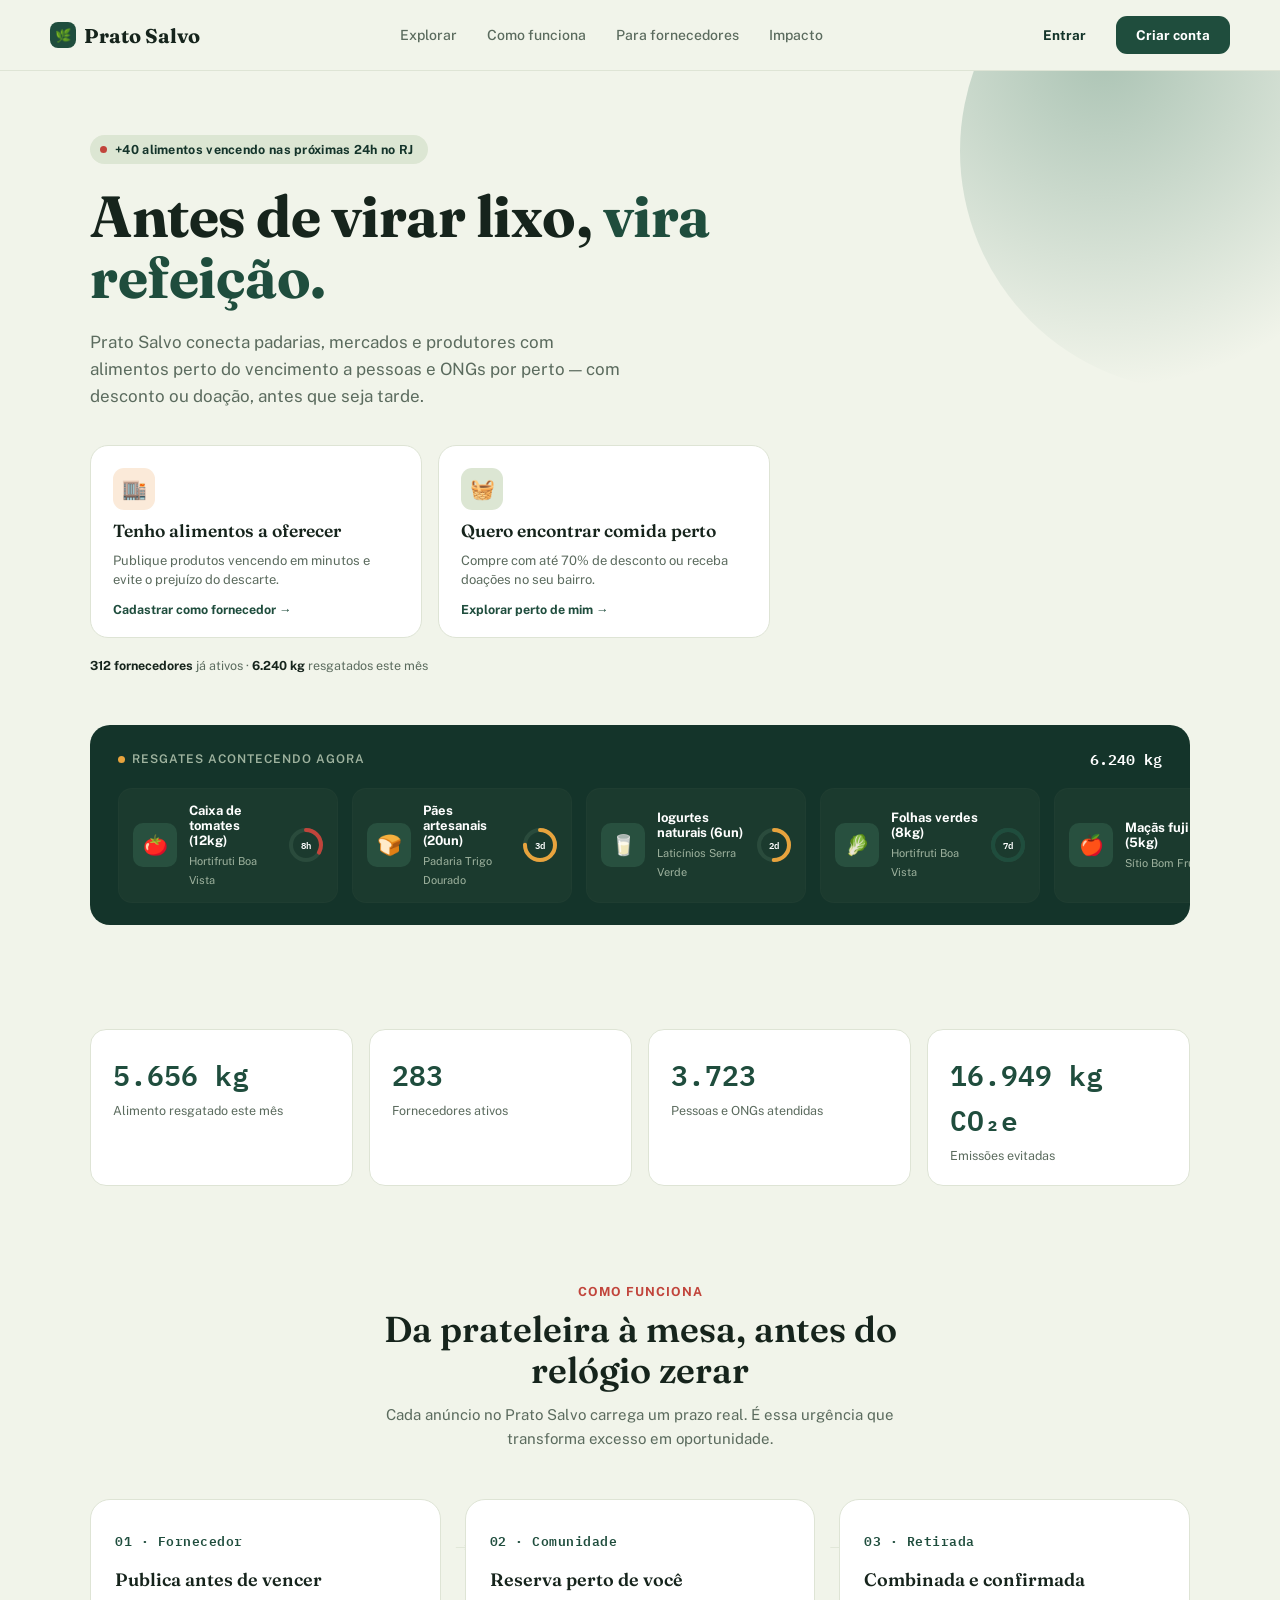
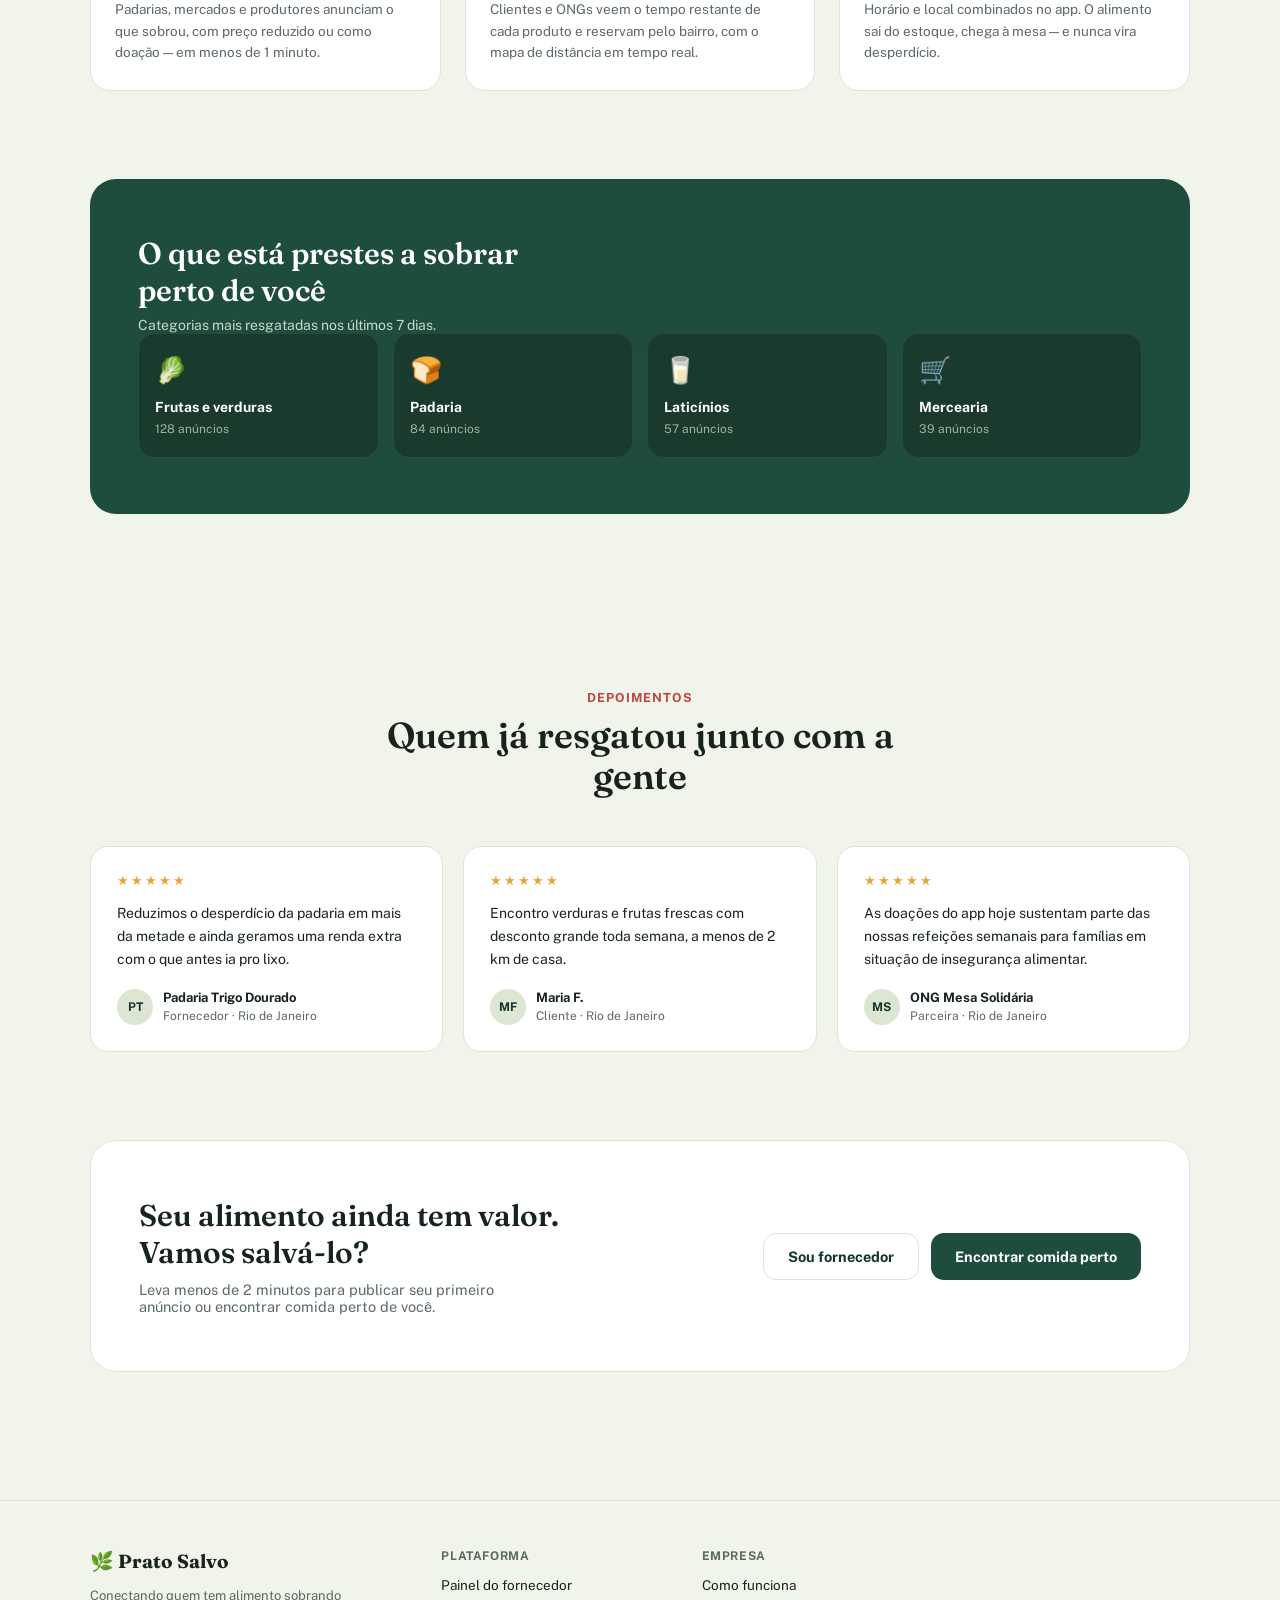
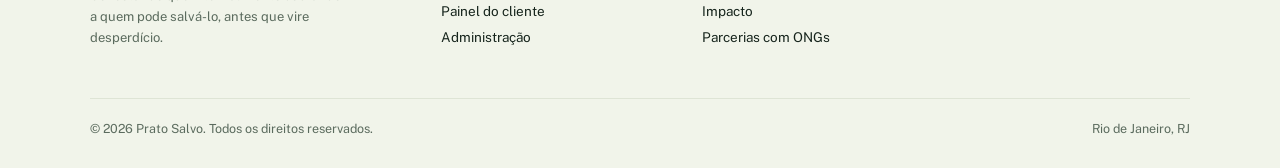
<file: prato-salvo/pages/landing/landing.html>
<!DOCTYPE html>
<html lang="pt-BR">
<head>
<meta charset="UTF-8">
<meta name="viewport" content="width=device-width, initial-scale=1">
<title>Prato Salvo — Comida boa, perto de vencer, esperando por você</title>
<link rel="preconnect" href="https://fonts.googleapis.com">
<link href="https://fonts.googleapis.com/css2?family=Fraunces:opsz,wght@9..144,500;9..144,600;9..144,700;9..144,800&family=Public+Sans:wght@400;500;600;700;800&family=IBM+Plex+Mono:wght@500;600&display=swap" rel="stylesheet">
<!--
  PÁGINA: Landing (institucional / portal de entrada)
  Ponto de entrada público do Prato Salvo. Apresenta o produto,
  estatísticas de impacto e os dois caminhos principais do usuário:
  "fornecedor" (quem tem comida sobrando) e "cliente" (quem quer
  encontrar comida perto). Todo o CSS/JS deste módulo foi extraído
  para arquivos próprios (ver landing.css e landing.js).
-->
<link rel="stylesheet" href="landing.css">
</head>
<body>


<header>
  <div class="wrap hbar">
    <div class="brand" id="ps-brand"><span class="leaf">🌿</span>Prato Salvo</div>
    <nav class="hnav">
      <a href="#explorar">Explorar</a>
      <a href="#como-funciona">Como funciona</a>
      <a href="#fornecedores">Para fornecedores</a>
      <a href="#impacto">Impacto</a>
    </nav>
    <div class="hactions">
      <button class="btn btn-ghost" id="ps-entrar">Entrar</button>
      <button class="btn btn-primary" id="ps-criar-conta">Criar conta</button>
    </div>
  </div>
</header>

<section class="hero">
  <div class="wrap">
    <span class="eyebrow"><span class="pulse"></span> +40 alimentos vencendo nas próximas 24h no RJ</span>
    <h1>Antes de virar lixo, <em>vira refeição.</em></h1>
    <p class="lead">Prato Salvo conecta padarias, mercados e produtores com alimentos perto do vencimento a pessoas e ONGs por perto — com desconto ou doação, antes que seja tarde.</p>

    <div class="hero-ctas">
      <div class="path-card supply" id="ps-card-fornecedor">
        <div class="picon">🏬</div>
        <h3>Tenho alimentos a oferecer</h3>
        <p>Publique produtos vencendo em minutos e evite o prejuízo do descarte.</p>
        <span class="go">Cadastrar como fornecedor →</span>
      </div>
      <div class="path-card buy" id="ps-card-cliente">
        <div class="picon">🧺</div>
        <h3>Quero encontrar comida perto</h3>
        <p>Compre com até 70% de desconto ou receba doações no seu bairro.</p>
        <span class="go">Explorar perto de mim →</span>
      </div>
    </div>
    <div class="hero-note"><strong>312 fornecedores</strong> já ativos · <strong>6.240 kg</strong> resgatados este mês</div>

    <div class="ticker-shell" data-reveal>
      <div class="ticker-head">
        <span class="t-label"><span class="dot-live"></span> Resgates acontecendo agora</span>
        <span class="t-num" id="live-kg">6.240 kg</span>
      </div>
      <div class="track-outer">
        <div class="track" id="track">
          <!-- items injected + duplicated by JS -->
        </div>
      </div>
    </div>
  </div>
</section>

<section class="stats-section" id="impacto">
  <div class="wrap stats-row" data-reveal>
    <div class="sbox"><div class="num" data-count="6240" data-suffix=" kg">0 kg</div><div class="lbl">Alimento resgatado este mês</div></div>
    <div class="sbox"><div class="num" data-count="312">0</div><div class="lbl">Fornecedores ativos</div></div>
    <div class="sbox"><div class="num" data-count="4108">0</div><div class="lbl">Pessoas e ONGs atendidas</div></div>
    <div class="sbox"><div class="num" data-count="18700" data-suffix=" kg CO₂e">0</div><div class="lbl">Emissões evitadas</div></div>
  </div>
</section>

<section class="section" id="como-funciona">
  <div class="wrap">
    <div class="section-head">
      <span class="k">Como funciona</span>
      <h2>Da prateleira à mesa, antes do relógio zerar</h2>
      <p>Cada anúncio no Prato Salvo carrega um prazo real. É essa urgência que transforma excesso em oportunidade.</p>
    </div>
    <div class="steps" data-reveal>
      <div class="step">
        <div class="snum">01 · Fornecedor</div>
        <h3>Publica antes de vencer</h3>
        <p>Padarias, mercados e produtores anunciam o que sobrou, com preço reduzido ou como doação — em menos de 1 minuto.</p>
        <span class="step-arrow">→</span>
      </div>
      <div class="step">
        <div class="snum">02 · Comunidade</div>
        <h3>Reserva perto de você</h3>
        <p>Clientes e ONGs veem o tempo restante de cada produto e reservam pelo bairro, com o mapa de distância em tempo real.</p>
        <span class="step-arrow">→</span>
      </div>
      <div class="step">
        <div class="snum">03 · Retirada</div>
        <h3>Combinada e confirmada</h3>
        <p>Horário e local combinados no app. O alimento sai do estoque, chega à mesa — e nunca vira desperdício.</p>
      </div>
    </div>
  </div>
</section>

<section class="section" id="explorar" style="padding-top:0;">
  <div class="wrap">
    <div class="cat-band" data-reveal>
      <div class="cat-top">
        <div>
          <h2>O que está prestes a sobrar perto de você</h2>
          <p>Categorias mais resgatadas nos últimos 7 dias.</p>
        </div>
      </div>
      <div class="cat-grid">
        <div class="cat-item"><div class="ci">🥬</div><h4>Frutas e verduras</h4><span>128 anúncios</span></div>
        <div class="cat-item"><div class="ci">🍞</div><h4>Padaria</h4><span>84 anúncios</span></div>
        <div class="cat-item"><div class="ci">🥛</div><h4>Laticínios</h4><span>57 anúncios</span></div>
        <div class="cat-item"><div class="ci">🛒</div><h4>Mercearia</h4><span>39 anúncios</span></div>
      </div>
    </div>
  </div>
</section>

<section class="section" id="fornecedores">
  <div class="wrap">
    <div class="section-head">
      <span class="k">Depoimentos</span>
      <h2>Quem já resgatou junto com a gente</h2>
    </div>
    <div class="quotes" data-reveal>
      <div class="quote">
        <div class="stars">★★★★★</div>
        <p>Reduzimos o desperdício da padaria em mais da metade e ainda geramos uma renda extra com o que antes ia pro lixo.</p>
        <div class="qwho"><div class="qa">PT</div><div><h5>Padaria Trigo Dourado</h5><span>Fornecedor · Rio de Janeiro</span></div></div>
      </div>
      <div class="quote">
        <div class="stars">★★★★★</div>
        <p>Encontro verduras e frutas frescas com desconto grande toda semana, a menos de 2 km de casa.</p>
        <div class="qwho"><div class="qa">MF</div><div><h5>Maria F.</h5><span>Cliente · Rio de Janeiro</span></div></div>
      </div>
      <div class="quote">
        <div class="stars">★★★★★</div>
        <p>As doações do app hoje sustentam parte das nossas refeições semanais para famílias em situação de insegurança alimentar.</p>
        <div class="qwho"><div class="qa">MS</div><div><h5>ONG Mesa Solidária</h5><span>Parceira · Rio de Janeiro</span></div></div>
      </div>
    </div>
  </div>
</section>

<section class="section" style="padding-top:0;">
  <div class="wrap">
    <div class="final-cta" data-reveal>
      <div>
        <h2>Seu alimento ainda tem valor. Vamos salvá-lo?</h2>
        <p>Leva menos de 2 minutos para publicar seu primeiro anúncio ou encontrar comida perto de você.</p>
      </div>
      <div class="final-btns">
        <button class="btn btn-ghost btn-lg" style="border:1px solid var(--line);" id="ps-cta-fornecedor">Sou fornecedor</button>
        <button class="btn btn-primary btn-lg" id="ps-cta-cliente">Encontrar comida perto</button>
      </div>
    </div>
  </div>
</section>

<footer>
  <div class="wrap">
    <div class="fgrid">
      <div>
        <div class="fbrand">🌿 Prato Salvo</div>
        <p style="font-size:13px;color:var(--ink-soft);max-width:260px;line-height:1.6;">Conectando quem tem alimento sobrando a quem pode salvá-lo, antes que vire desperdício.</p>
      </div>
      <div class="fcol">
        <h5>Plataforma</h5>
        <a href="#" id="ps-footer-fornecedor">Painel do fornecedor</a>
        <a href="#" id="ps-footer-cliente">Painel do cliente</a>
        <a href="#" id="ps-footer-admin">Administração</a>
      </div>
      <div class="fcol">
        <h5>Empresa</h5>
        <a href="#">Como funciona</a>
        <a href="#">Impacto</a>
        <a href="#">Parcerias com ONGs</a>
      </div>
    </div>
    <div class="fbottom">
      <span>© 2026 Prato Salvo. Todos os direitos reservados.</span>
      <span>Rio de Janeiro, RJ</span>
    </div>
  </div>
</footer>




<!-- Lógica original da página (ticker de resgates ao vivo + contadores) -->
<script src="landing.js"></script>
<!-- Ponte de navegação: conecta os CTAs desta página ao shell/router -->
<script src="landing-bridge.js"></script>
</body>
</html>
</file>
<file: prato-salvo/assets/shell/shell.css>
/**
 * shell.css
 * ---------------------------------------------------------------
 * Estilos do "shell" (casca) da plataforma: a barra de navegação
 * fixa no topo, o container dos iframes e o modal de "Entrar /
 * Criar conta". Este é o ÚNICO CSS que vive fora dos iframes —
 * por isso usa nomes de variáveis prefixados com --shell- para
 * nunca colidir com as variáveis internas de cada página.
 * ---------------------------------------------------------------
 */

:root {
  --shell-bg: #14342A;
  --shell-ink: #EAF0E7;
  --shell-accent: #E8A33D;
  --shell-line: rgba(255, 255, 255, .12);
}

* {
  box-sizing: border-box;
}

html,
body {
  margin: 0;
  padding: 0;
  height: 100%;
  font-family: 'Segoe UI', Arial, sans-serif;
}

/* -------------------- barra de navegação -------------------- */

#ps-topbar {
  position: fixed;
  top: 0;
  left: 0;
  right: 0;
  height: 52px;
  z-index: 1000;
  background: var(--shell-bg);
  color: var(--shell-ink);
  display: flex;
  align-items: center;
  justify-content: space-between;
  padding: 0 16px;
  box-shadow: 0 2px 10px rgba(0, 0, 0, .18);
  font-size: 13.5px;
}

#ps-topbar .ps-logo {
  display: flex;
  align-items: center;
  gap: 8px;
  font-weight: 700;
  letter-spacing: .2px;
  white-space: nowrap;
}

#ps-topbar .ps-logo .leaf {
  font-size: 16px;
}

#ps-nav {
  display: flex;
  gap: 6px;
  flex-wrap: wrap;
}

#ps-nav button {
  background: transparent;
  border: 1px solid var(--shell-line);
  color: var(--shell-ink);
  font-size: 12.5px;
  font-weight: 600;
  padding: 8px 14px;
  border-radius: 999px;
  cursor: pointer;
  transition: .15s ease;
}

#ps-nav button:hover {
  background: rgba(255, 255, 255, .08);
}

/* view ativa fica destacada na barra */
#ps-nav button.on {
  background: var(--shell-accent);
  color: #241705;
  border-color: var(--shell-accent);
}

/* -------------------- área dos iframes -------------------- */

#ps-views {
  position: fixed;
  top: 52px;
  left: 0;
  right: 0;
  bottom: 0;
  background: #fff;
}

/* cada "view" ocupa toda a área disponível; apenas a .on é exibida.
   Usar display:none (em vez de destruir o iframe) preserva o estado
   de cada página (scroll, formulário, filtros...) ao trocar de aba. */
.ps-view {
  position: absolute;
  inset: 0;
  display: none;
}

.ps-view.on {
  display: block;
}

.ps-view iframe {
  width: 100%;
  height: 100%;
  border: none;
  display: block;
}

/* -------------------- modal "Entrar / Criar conta" -------------------- */

#ps-picker-overlay {
  position: fixed;
  inset: 0;
  background: rgba(20, 52, 42, .55);
  backdrop-filter: blur(2px);
  display: none;
  align-items: center;
  justify-content: center;
  z-index: 2000;
  padding: 20px;
}

#ps-picker-overlay.on {
  display: flex;
}

#ps-picker {
  background: #fff;
  border-radius: 20px;
  padding: 28px 26px;
  width: 100%;
  max-width: 380px;
  box-shadow: 0 30px 70px rgba(0, 0, 0, .35);
  font-family: 'Segoe UI', Arial, sans-serif;
}

#ps-picker h3 {
  margin: 0 0 6px;
  font-size: 18px;
  color: #16241C;
}

#ps-picker p {
  margin: 0 0 18px;
  font-size: 13px;
  color: #5B6B5E;
}

#ps-picker .opt {
  display: flex;
  align-items: center;
  gap: 12px;
  width: 100%;
  text-align: left;
  background: #F1F4EA;
  border: 1px solid #DEE4D5;
  border-radius: 14px;
  padding: 13px 14px;
  margin-bottom: 10px;
  cursor: pointer;
  font-size: 13.5px;
  font-weight: 600;
  color: #16241C;
}

#ps-picker .opt:hover {
  background: #E4EBDA;
}

#ps-picker .opt .ic {
  font-size: 18px;
}

#ps-picker-close {
  margin-top: 4px;
  width: 100%;
  text-align: center;
  background: none;
  border: none;
  color: #5B6B5E;
  font-size: 12.5px;
  padding: 8px;
  cursor: pointer;
}

/* -------------------- modal "Criar conta" (tela de cadastro) -------------------- */

#ps-cadastro-overlay {
  position: fixed;
  inset: 0;
  background: rgba(20, 52, 42, .55);
  backdrop-filter: blur(2px);
  display: none;
  align-items: center;
  justify-content: center;
  z-index: 2000;
  padding: 20px;
}

#ps-cadastro-overlay.on {
  display: flex;
}

#ps-cadastro-box {
  position: relative;
  background: #fff;
  border-radius: 16px;
  width: 100%;
  max-width: 960px;
  height: 90vh;
  max-height: 720px;
  box-shadow: 0 30px 70px rgba(0, 0, 0, .35);
  overflow: hidden;
}

#ps-cadastro-box iframe {
  width: 100%;
  height: 100%;
  border: none;
  display: block;
}

#ps-cadastro-close {
  position: absolute;
  top: 12px;
  right: 12px;
  z-index: 1;
  width: 32px;
  height: 32px;
  border-radius: 50%;
  border: none;
  background: rgba(20, 52, 42, .85);
  color: #EAF0E7;
  font-size: 14px;
  line-height: 1;
  cursor: pointer;
}

#ps-cadastro-close:hover {
  background: #14342A;
}

/* -------------------- responsivo -------------------- */

@media (max-width: 640px) {
  #ps-topbar {
    height: auto;
    flex-wrap: wrap;
    gap: 8px;
    padding: 10px 12px;
  }

  #ps-views {
    top: 88px;
  }
}
</file>
<file: prato-salvo/pages/admin/admin.css>
/**
 * admin.css
 * Estilos exclusivos do Painel Administrativo.
 * Sidebar escura + paleta roxo/coral, isolada em seu próprio iframe.
 */

  :root{
    --purple:#7C3AED; --purple-soft:#EDE4FD;
    --coral:#FF5533; --coral-soft:#FFEFE9;
    --ink:#181521; --ink-soft:#7A7686;
    --green:#1DBF73; --green-soft:#E3FAEE;
    --amber:#FFAA00; --amber-soft:#FFF4DD;
    --red:#FF3B30; --red-soft:#FFE9E7;
    --bg:#F6F5FA; --white:#fff; --dark:#121018;
    --r-lg:22px; --r-md:16px; --r-full:999px;
    --shadow:0 6px 20px rgba(24,21,33,.06);
  }
  *{box-sizing:border-box;}
  body{margin:0;font-family:'Inter',sans-serif;background:var(--bg);color:var(--ink);}
  h1,h2,h3,.disp{font-family:'Poppins',sans-serif;}
  a{text-decoration:none;color:inherit;}

  .app{min-height:100vh;position:relative;}

  .sidebar{background:var(--dark);color:#B5B0C2;padding:26px 18px;display:flex;flex-direction:column;gap:32px;position:fixed;top:0;left:0;bottom:0;width:252px;z-index:60;transform:translateX(0);transition:transform .25s ease;}
  .app.sidebar-closed .sidebar{transform:translateX(-100%);}

  .brand{font-family:'Poppins',sans-serif;font-weight:800;font-size:18px;color:#fff;}
  .brand span{display:block;font-family:'Inter',sans-serif;font-size:10.5px;font-weight:600;text-transform:uppercase;letter-spacing:1.2px;color:#736D82;margin-top:3px;}
  .nav{display:flex;flex-direction:column;gap:4px;}
  .nav a{display:flex;align-items:center;gap:11px;padding:11px 13px;border-radius:12px;font-size:13.5px;font-weight:600;position:relative;}
  .nav a svg{width:17px;height:17px;flex-shrink:0;}
  .nav a.active{background:rgba(124,58,237,.22);color:#fff;}
  .nav a.active:before{content:"";position:absolute;left:-18px;top:8px;bottom:8px;width:4px;background:var(--coral);border-radius:0 4px 4px 0;}
  .nav a:hover{background:rgba(255,255,255,.05);}
  .badge{margin-left:auto;background:var(--coral);color:#fff;font-size:10px;font-weight:800;padding:2px 7px;border-radius:var(--r-full);}
  .side-foot{margin-top:auto;font-size:11.5px;color:#5C5768;border-top:1px solid #232030;padding-top:16px;}


  .main{padding:30px 38px 60px;margin-left:252px;transition:margin-left .25s ease;}
  .app.sidebar-closed .main{margin-left:0;}

  .topbar{display:flex;justify-content:space-between;align-items:center;margin-bottom:26px;flex-wrap:wrap;gap:14px;}
  .topbar-left{display:flex;align-items:center;gap:14px;}
  .hello{font-size:24px;font-weight:700;}
  .sub{color:var(--ink-soft);font-size:13px;margin-top:3px;}
  .top-right{display:flex;gap:10px;align-items:center;}
  .pillbtn{background:var(--white);border:1px solid #EAE7F0;font-size:12.5px;font-weight:600;padding:9px 15px;border-radius:var(--r-full);color:var(--ink-soft);box-shadow:var(--shadow);}
  .avatar{width:36px;height:36px;border-radius:50%;background:linear-gradient(135deg,var(--purple),#C084FC);display:flex;align-items:center;justify-content:center;color:#fff;font-weight:700;font-size:12px;}

  .stats{display:grid;grid-template-columns:repeat(4,1fr);gap:16px;margin-bottom:28px;}
  .stat{background:var(--white);border-radius:var(--r-md);padding:19px 20px;box-shadow:var(--shadow);}
  .stat .top{display:flex;justify-content:space-between;align-items:flex-start;}
  .stat .chip{width:36px;height:36px;border-radius:11px;display:flex;align-items:center;justify-content:center;font-size:16px;}
  .stat .delta{font-size:11px;font-weight:800;padding:3px 8px;border-radius:var(--r-full);}
  .delta.up{background:var(--green-soft);color:var(--green);}
  .stat .num{font-family:'Poppins',sans-serif;font-size:23px;font-weight:800;margin-top:12px;}
  .stat .lbl{font-size:12px;color:var(--ink-soft);margin-top:2px;}

  .row{display:grid;grid-template-columns:1.4fr 1fr;gap:18px;margin-bottom:28px;}
  .panel{background:var(--white);border-radius:var(--r-lg);padding:22px;box-shadow:var(--shadow);}
  .panel h3{font-size:15.5px;font-weight:700;margin:0 0 18px;}

  .bars{display:flex;align-items:flex-end;gap:14px;height:140px;}
  .bar-col{flex:1;display:flex;flex-direction:column;align-items:center;justify-content:flex-end;gap:8px;height:100%;}
  .bar{width:100%;background:linear-gradient(180deg,#FF7A50,var(--coral));border-radius:8px 8px 0 0;}
  .bar-col span{font-size:11px;color:var(--ink-soft);font-weight:600;}

  .alert-item{display:flex;justify-content:space-between;align-items:flex-start;padding:12px 0;border-bottom:1px solid #F2F0F6;font-size:13px;gap:10px;}
  .alert-item:last-child{border-bottom:none;}
  .alert-left{display:flex;gap:10px;align-items:flex-start;}
  .sev{font-size:10px;font-weight:800;padding:3px 8px;border-radius:var(--r-full);flex-shrink:0;margin-top:1px;}
  .sev.red{background:var(--red-soft);color:var(--red);}
  .sev.amber{background:var(--amber-soft);color:#B87700;}
  .alert-time{color:var(--ink-soft);font-size:11px;flex-shrink:0;}

  .sec-head{display:flex;justify-content:space-between;align-items:center;margin-bottom:14px;}
  .sec-head h2{font-size:18px;font-weight:700;margin:0;}

  .table-wrap{background:var(--white);border-radius:var(--r-lg);overflow:hidden;box-shadow:var(--shadow);}
  table{width:100%;border-collapse:collapse;font-size:13.5px;}
  th{text-align:left;padding:14px 20px;background:#FBFAFD;color:var(--ink-soft);font-weight:700;font-size:11px;text-transform:uppercase;letter-spacing:.4px;}
  td{padding:13px 20px;border-top:1px solid #F2F0F6;vertical-align:middle;}
  .who{display:flex;align-items:center;gap:10px;}
  .ini{width:32px;height:32px;border-radius:50%;display:flex;align-items:center;justify-content:center;font-weight:700;font-size:11.5px;color:#fff;flex-shrink:0;}
  .status{display:inline-block;font-weight:700;font-size:11.5px;padding:5px 12px;border-radius:var(--r-full);}
  .status.pend{background:var(--amber-soft);color:#B87700;}
  .status.flag{background:var(--red-soft);color:var(--red);}
  .status.ok{background:var(--green-soft);color:var(--green);}



  /* -------------------- menu retrátil -------------------- */

.menu-toggle{
  width:38px;height:38px;border-radius:12px;border:none;
  background:var(--white);box-shadow:var(--shadow);
  font-size:16px;cursor:pointer;flex-shrink:0;
  display:flex;align-items:center;justify-content:center;
}
.menu-toggle:hover{background:#F3F1F7;}

.sidebar-backdrop{
  display:none;
  position:fixed;inset:0;background:rgba(10,8,15,.5);z-index:55;
}

/* no celular, a sidebar nunca "empurra" o conteúdo — ela flutua por cima */
@media (max-width:900px){
  .main{margin-left:0;}
  .app:not(.sidebar-closed) .sidebar-backdrop{display:block;}
}
.chart-panel{margin-bottom:18px;}

.bar-value{font-size:11px;font-weight:700;color:var(--ink);}
</file>
<file: prato-salvo/pages/cliente/cliente.css>
:root{
    --coral:#FF5A36; --coral-dark:#D94020; --coral-light:#FFF0EB;
    --purple:#7146D8; --purple-light:#F2EEFF;
    --ink:#17141F; --ink-soft:#777183;
    --green:#1DBF73; --amber:#FFAA00; --red:#FF3B30;
    --bg:#FAFAFC; --white:#fff;
    --r-lg:26px; --r-md:18px; --r-full:999px;
    --shadow:0 8px 24px rgba(24,21,33,.07); --shadow-lg:0 18px 44px rgba(24,21,33,.12);
    --header-h:72px; --bottomnav-h:78px;
  }
  *{box-sizing:border-box;}
  html,body{margin:0;padding:0;}
  body{
    font-family:'Inter',sans-serif;color:var(--ink);
    background:radial-gradient(circle at 50% -10%, #FFDCCF 0%, #FBF7F5 45%, #F3F1F6 100%);
    min-height:100vh;
  }
  h1,h2,h3,.disp{font-family:'Poppins',sans-serif;}
  img{max-width:100%;display:block;}
  button{font-family:inherit;}

  .app{max-width:1280px;margin:0 auto;padding:0 24px;}

  /* ---------------- header ---------------- */
  header{
    position:sticky; top:0; z-index:40;
    background:rgba(250,250,252,.9); backdrop-filter:blur(10px);
    border-bottom:1px solid rgba(24,21,33,.06);
  }
  .hbar{
    max-width:1280px;margin:0 auto;padding:0 24px;height:var(--header-h);
    display:flex;align-items:center;gap:20px;
  }
  .brand{
    font-family:'Poppins',sans-serif;font-weight:800;font-size:18px;color:var(--coral-dark);
    display:flex;align-items:center;gap:7px;flex-shrink:0;cursor:pointer;white-space:nowrap;
  }
  .hsearch{
    flex:1;display:flex;align-items:center;gap:10px;background:var(--white);
    border:1px solid #F0ECF3;border-radius:14px;padding:11px 15px;box-shadow:0 4px 14px rgba(24,21,33,.045);
    max-width:520px;
  }
  .hsearch input{border:none;outline:none;font-family:inherit;font-size:13.5px;flex:1;background:transparent;color:var(--ink);}
  .hsearch input::placeholder{color:#B7B2C0;}

  .hnav{display:flex;gap:6px;margin-left:auto;flex-shrink:0;}
  .hnav a{
    font-size:13.5px;font-weight:600;color:var(--ink-soft);padding:9px 14px;border-radius:var(--r-full);
    cursor:pointer;
  }
  .hnav a.active{background:var(--coral-light);color:var(--coral-dark);}

  .hactions{display:flex;align-items:center;gap:12px;flex-shrink:0;}
  .loc-chip{
    display:none;align-items:center;gap:5px;font-size:12.5px;color:var(--ink-soft);font-weight:600;
    background:var(--white);border:1px solid #F0ECF3;padding:8px 13px;border-radius:var(--r-full);
  }
  .bell{
    position:relative;width:40px;height:40px;border-radius:50%;background:var(--white);
    box-shadow:0 4px 14px rgba(24,21,33,.05);display:flex;align-items:center;justify-content:center;font-size:16px;
    flex-shrink:0;cursor:pointer;
  }
  .bell .dot{position:absolute;top:8px;right:9px;width:7px;height:7px;background:var(--red);border-radius:50%;border:2px solid var(--white);}
  .avatar-sm{
    width:40px;height:40px;border-radius:50%;background:linear-gradient(135deg,var(--coral),#FF8A5C);
    display:flex;align-items:center;justify-content:center;color:#fff;font-weight:700;font-size:13px;flex-shrink:0;
  }

  /* ---------------- main layout ---------------- */
  main{padding:22px 0 40px;}

  .top-row{display:flex;justify-content:space-between;align-items:center;margin-bottom:18px;}
  .greet h2{font-size:21px;font-weight:700;letter-spacing:-.3px;margin:0;}
  .greet .loc{display:inline-flex;align-items:center;gap:5px;font-size:12.5px;color:var(--ink-soft);font-weight:600;margin-top:3px;}

 
  .cat span{font-size:11.5px;font-weight:600;color:var(--ink-soft);}

  
  .sec-head{display:flex;justify-content:space-between;align-items:center;margin-bottom:14px;}
  .sec-head h3{font-size:16.5px;font-weight:700;margin:0;}
  

  /* urgent items: horizontal scroll on mobile, grid on wider screens */
  .urgent-row{
    display:flex;gap:14px;overflow-x:auto;margin-bottom:30px;scrollbar-width:none;padding-bottom:2px;
  }
  .urgent-row::-webkit-scrollbar{display:none;}
  .ucard{
    flex-shrink:0;width:150px;background:var(--white);border-radius:var(--r-md);
    box-shadow:0 7px 20px rgba(24,21,33,.065);overflow:hidden;border:1px solid #F1EEF3;cursor:pointer;
    transition:transform .15s ease, box-shadow .15s ease;
  }
  .ucard:hover{transform:translateY(-3px);box-shadow:var(--shadow-lg);}
  .ucard .img{position:relative;height:100px;background:var(--coral-light);display:flex;align-items:center;justify-content:center;font-size:34px;}
  .ucard .badge{position:absolute;top:8px;left:8px;background:var(--red);color:#fff;font-size:10.5px;font-weight:700;padding:3px 8px;border-radius:var(--r-full);}
  .ucard .body{padding:11px 12px 13px;}
  .ucard .name{font-size:12.5px;font-weight:700;line-height:1.3;margin-bottom:5px;}
  .ucard .price{font-size:13px;font-weight:800;color:var(--coral-dark);}

  /* nearby items: stacked list mobile, grid cards desktop */
  .list{display:grid;grid-template-columns:1fr;gap:12px;margin-bottom:10px;}
  .lcard{
    display:flex;gap:14px;background:var(--white);border-radius:20px;box-shadow:0 7px 20px rgba(24,21,33,.055);
    padding:12px;align-items:center;border:1px solid #F1EEF3;cursor:pointer;transition:transform .15s ease, box-shadow .15s ease;
  }
  .lcard:hover{transform:translateY(-2px);box-shadow:var(--shadow-lg);}
  .lcard .thumb{width:70px;height:70px;border-radius:16px;background:var(--purple-light);display:flex;align-items:center;justify-content:center;font-size:28px;flex-shrink:0;}
  .lcard .info{flex:1;min-width:0;}
  .lcard .name{font-size:14px;font-weight:700;margin-bottom:2px;}
  .lcard .supplier{font-size:11.5px;color:var(--ink-soft);margin-bottom:7px;}
  .lcard .tags{display:flex;gap:5px;}
  .tag{font-size:10px;font-weight:700;padding:3px 9px;border-radius:var(--r-full);}
  .tag.venda{background:var(--coral-light);color:var(--coral-dark);}
  .tag.doacao{background:var(--purple-light);color:var(--purple);}
  .lcard .right{text-align:right;flex-shrink:0;}
  .lcard .price{font-size:14px;font-weight:800;margin-bottom:7px;}
  .heart{width:31px;height:31px;border-radius:50%;background:#F5F3F7;display:flex;align-items:center;justify-content:center;font-size:13px;margin-left:auto;border:none;cursor:pointer;}

  /* ---------------- floating cart bar ---------------- */
  .cart-bar{
    position:fixed;left:50%;transform:translateX(-50%);bottom:calc(var(--bottomnav-h) + 14px);
    width:calc(100% - 40px);max-width:480px;
    background:var(--ink);color:#fff;border-radius:var(--r-full);padding:14px 10px 14px 22px;
    display:flex;justify-content:space-between;align-items:center;box-shadow:0 14px 30px rgba(24,21,33,.3);
    z-index:35;backdrop-filter:blur(10px);
  }
  .cart-bar .txt{font-size:12.5px;font-weight:600;}
  .cart-bar .txt b{display:block;font-size:14px;font-weight:800;}
  .cart-bar button{background:var(--coral);color:#fff;border:none;cursor:pointer;font-size:12.5px;font-weight:700;padding:11px 18px;border-radius:var(--r-full);}

  /* ---------------- bottom nav (mobile only) ---------------- */
  .bottom-nav{
    position:fixed;left:0;right:0;bottom:0;background:rgba(255,255,255,.97);
    border-top:1px solid #F0EDF3;display:flex;justify-content:space-around;
    padding:12px 8px calc(14px + env(safe-area-inset-bottom));z-index:36;
    box-shadow:0 -6px 20px rgba(24,21,33,.05);
  }
  .nav-item{display:flex;flex-direction:column;align-items:center;gap:4px;color:#B7B2C0;cursor:pointer;background:none;border:none;}
  .nav-item svg{width:21px;height:21px;}
  .nav-item span{font-size:10px;font-weight:700;}
  .nav-item.active{color:var(--coral);}

  /* ---------------- comprar modal ---------------- */
  .modal-overlay{
    position:fixed;inset:0;background:rgba(23,20,31,.45);backdrop-filter:blur(3px);
    display:none;align-items:flex-end;justify-content:center;z-index:80;
  }
  .modal-overlay.open{display:flex;}
  .buy-modal{
    background:var(--white);width:100%;max-width:460px;border-radius:26px 26px 0 0;
    padding:22px 22px calc(22px + env(safe-area-inset-bottom));box-shadow:0 -14px 44px rgba(24,21,33,.25);
    max-height:90vh;overflow-y:auto;animation:sheetUp .22s ease;
  }
  @keyframes sheetUp{from{transform:translateY(24px);opacity:0;}to{transform:translateY(0);opacity:1;}}
  @media (min-width:640px){
    .modal-overlay{align-items:center;}
    .buy-modal{border-radius:26px;}
  }
  .buy-modal .close-x{
    float:right;width:32px;height:32px;border-radius:50%;background:#F5F3F7;border:none;
    font-size:15px;cursor:pointer;color:var(--ink-soft);
  }
  .buy-modal .bm-top{display:flex;gap:14px;align-items:center;margin-bottom:16px;clear:both;padding-top:6px;}
  .buy-modal .bm-thumb{width:64px;height:64px;border-radius:16px;background:var(--purple-light);display:flex;align-items:center;justify-content:center;font-size:30px;flex-shrink:0;}
  .buy-modal .bm-name{font-size:17px;font-weight:700;margin:0 0 3px;}
  .buy-modal .bm-supplier{font-size:12.5px;color:var(--ink-soft);}
  .buy-modal .bm-price-row{display:flex;justify-content:space-between;align-items:center;background:var(--coral-light);border-radius:16px;padding:14px 16px;margin-bottom:16px;}
  .buy-modal .bm-price{font-size:20px;font-weight:800;color:var(--coral-dark);}
  .bm-qty{display:flex;align-items:center;gap:12px;}
  .bm-qty button{width:30px;height:30px;border-radius:50%;border:none;background:var(--white);font-weight:800;font-size:15px;cursor:pointer;box-shadow:0 3px 8px rgba(24,21,33,.08);}
  .bm-qty span{font-weight:700;font-size:14px;min-width:16px;text-align:center;}
  .bm-section{margin-bottom:16px;}
  .bm-section h4{font-size:12.5px;font-weight:700;color:var(--ink-soft);text-transform:uppercase;letter-spacing:.4px;margin:0 0 8px;}
  .bm-total-row{display:flex;justify-content:space-between;align-items:center;font-size:14px;font-weight:700;margin:14px 0 18px;padding-top:14px;border-top:1px solid #F0ECF3;}
  .bm-total-row .val{font-size:18px;color:var(--coral-dark);}
  .bm-confirm{
    width:100%;background:var(--coral);color:#fff;border:none;border-radius:var(--r-full);
    padding:16px;font-size:14.5px;font-weight:700;cursor:pointer;box-shadow:0 10px 24px rgba(255,90,54,.3);
  }
  .bm-confirm:active{transform:scale(.98);}
  .bm-note{font-size:11.5px;color:var(--ink-soft);text-align:center;margin-top:10px;}

  /* ---------------- sacola / pedidos modal ---------------- */
  .bag-modal .close-x{
    float:right;width:32px;height:32px;border-radius:50%;background:#F5F3F7;border:none;
    font-size:15px;cursor:pointer;color:var(--ink-soft);
  }
  .bag-modal h3{font-size:18px;font-weight:700;margin:0 0 16px;clear:both;padding-top:6px;}
  .bag-tabs{display:flex;gap:8px;margin-bottom:16px;}
  .bag-tab{
    flex:1;text-align:center;padding:10px;border-radius:var(--r-full);font-size:12.5px;font-weight:700;
    color:var(--ink-soft);background:#F5F3F7;cursor:pointer;border:none;
  }
  .bag-tab.active{background:var(--coral);color:#fff;}
  .bag-empty{text-align:center;padding:40px 10px;color:var(--ink-soft);}
  .bag-empty .em{font-size:40px;margin-bottom:10px;}
  .bag-items{display:flex;flex-direction:column;gap:12px;margin-bottom:16px;}
  .bag-item{display:flex;gap:12px;align-items:center;background:var(--bg);border-radius:16px;padding:12px;border:1px solid #F1EEF3;}
  .bag-item .thumb{width:54px;height:54px;border-radius:14px;background:var(--purple-light);display:flex;align-items:center;justify-content:center;font-size:24px;flex-shrink:0;}
  .bag-item .info{flex:1;min-width:0;}
  .bag-item .name{font-size:13.5px;font-weight:700;margin-bottom:2px;}
  .bag-item .meta{font-size:11px;color:var(--ink-soft);margin-bottom:6px;}
  .bag-item .qty-ctrl{display:flex;align-items:center;gap:8px;}
  .bag-item .qty-ctrl button{width:24px;height:24px;border-radius:50%;border:none;background:var(--white);font-weight:800;font-size:13px;cursor:pointer;box-shadow:0 3px 8px rgba(24,21,33,.08);}
  .bag-item .qty-ctrl span{font-size:12.5px;font-weight:700;min-width:14px;text-align:center;}
  .bag-item .right{text-align:right;flex-shrink:0;display:flex;flex-direction:column;align-items:flex-end;gap:8px;}
  .bag-item .price{font-size:13.5px;font-weight:800;color:var(--coral-dark);}
  .bag-item .remove{background:none;border:none;color:var(--ink-soft);font-size:11px;cursor:pointer;text-decoration:underline;padding:0;}
  .bag-summary{border-top:1px solid #F0ECF3;padding-top:14px;margin-bottom:16px;}
  .bag-summary .row{display:flex;justify-content:space-between;font-size:13px;color:var(--ink-soft);margin-bottom:6px;}
  .bag-summary .row.total{font-size:15px;font-weight:800;color:var(--ink);margin-top:8px;}
  .bag-summary .row.total .val{color:var(--coral-dark);}
  .bag-checkout{
    width:100%;background:var(--coral);color:#fff;border:none;border-radius:var(--r-full);
    padding:16px;font-size:14.5px;font-weight:700;cursor:pointer;box-shadow:0 10px 24px rgba(255,90,54,.3);
  }
  .bag-checkout:disabled{background:#E3DFE8;color:#B7B2C0;box-shadow:none;cursor:not-allowed;}

  /* pedidos (order history) */
  .ord-card{background:var(--bg);border:1px solid #F1EEF3;border-radius:16px;padding:14px;margin-bottom:12px;}
  .ord-card .head{display:flex;justify-content:space-between;align-items:center;margin-bottom:8px;}
  .ord-card .head .id{font-size:12.5px;font-weight:700;}
  .ord-status{font-size:10.5px;font-weight:700;padding:4px 10px;border-radius:var(--r-full);}
  .ord-status.andamento{background:#FFF3D6;color:#B37B00;}
  .ord-status.pronto{background:#E9F9EF;color:var(--green);}
  .ord-status.concluido{background:#EFEDF3;color:var(--ink-soft);}
  .ord-card .items{font-size:12.5px;color:var(--ink-soft);margin-bottom:6px;}
  .ord-card .foot{display:flex;justify-content:space-between;align-items:center;font-size:12.5px;font-weight:700;}

  /* ==================================================================
     RESPONSIVE BREAKPOINTS
     Mobile: < 640px      -> compact single column, bottom nav visible
     Tablet: 640–1024px   -> 2-col grids, header search shown
     Desktop: > 1024px    -> multi-col grids, wide layout, top nav
  ================================================================== */

  /* tablet and up: grids expand */
  @media (min-width:640px){
    .list{grid-template-columns:repeat(2,1fr);}
  }

  /* desktop: full nav bar, no bottom nav, wider grids */
  @media (min-width:1024px){
    :root{--header-h:76px;}
    .hnav{display:flex;}
    .loc-chip{display:flex;}
    .bottom-nav, .cart-bar{display:none;}
    main{padding:28px 0 60px;}
    .list{grid-template-columns:repeat(3,1fr);}
    .urgent-row{overflow-x:visible;flex-wrap:wrap;}
    .ucard{width:calc(20% - 12px);min-width:150px;}
    .greet h2{font-size:26px;}
  }

  @media (max-width:1023px){
    .hnav{display:none;}
  }

  /* small phones: tighten padding */
  @media (max-width:400px){
    .app{padding:0 14px;}
    .hbar{padding:0 14px;}
  }
</file>
<file: prato-salvo/pages/entrega/entrega.css>
/**
 * entrega.css
 * Estilos exclusivos da tela de Rota de entrega.
 * Tema escuro próprio (não usa as variáveis --coral/--purple do
 * resto da plataforma) — isolado por rodar em seu próprio iframe.
 */

 :root{
    --bg: #12151A;
    --bg: #12151A;
    --card: #1B1F26;
    --card-2: #21262F;
    --line: #2C323C;
    --accent: #FF8A3D;
    --accent-dim: #4A3324;
    --mint: #3DDC97;
    --text: #F3F1EC;
    --text-muted: #90959E;
    --font-display: 'Space Grotesk', ui-sans-serif, system-ui, sans-serif;
    --font-body: 'Inter', ui-sans-serif, system-ui, sans-serif;
    box-sizing: border-box;
    padding-top: env(safe-area-inset-top, 0px);
    padding-bottom: env(safe-area-inset-bottom, 0px);
  }
  @media (prefers-color-scheme: light){
    :root:not([data-theme="dark"]){
      --bg: #12151A;
      --card: #1B1F26;
    }
  }
  *{ box-sizing: border-box; }
  html, body{
    height: 100%;
    margin: 0;
    background: var(--bg);
    color: var(--text);
    font-family: var(--font-body);
  }
  body{
    display: flex;
    justify-content: center;
    align-items: center;
    min-height: 100vh;
    padding: 24px 16px;
  }
  .phone{
    width: 100%;
    max-width: 400px;
    background: var(--card);
    border-radius: 28px;
    overflow: hidden;
    border: 1px solid var(--line);
    box-shadow: 0 30px 60px -20px rgba(0,0,0,0.5);
  }

  /* header */
  .topbar{
    display: flex;
    align-items: baseline;
    justify-content: space-between;
    padding: 20px 20px 4px;
  }
  .topbar .brand{
    font-family: var(--font-display);
    font-weight: 600;
    font-size: 15px;
    letter-spacing: 0.2px;
  }
  .topbar .order-code{
    font-size: 12px;
    color: var(--text-muted);
  }

  /* status */
  .status-row{
    padding: 6px 20px 16px;
  }
  .status-title{
    font-family: var(--font-display);
    font-weight: 600;
    font-size: 20px;
    margin: 0 0 10px;
  }
  .steps{
    display: flex;
    align-items: center;
    gap: 4px;
  }
  .step{
    flex: 1;
    height: 4px;
    border-radius: 3px;
    background: var(--line);
  }
  .step.done{ background: var(--mint); }
  .step.active{ background: var(--accent); }
  .step-labels{
    display: flex;
    justify-content: space-between;
    margin-top: 8px;
    font-size: 10.5px;
    color: var(--text-muted);
  }
  .step-labels span.on{ color: var(--text); }

  /* map */
  .map-wrap{
    position: relative;
    margin: 4px 16px 0;
    border-radius: 18px;
    overflow: hidden;
    background: #171B21;
    border: 1px solid var(--line);
  }
  .map-wrap svg{ display: block; width: 100%; height: auto; }
  .eta-chip{
    position: absolute;
    top: 12px;
    left: 12px;
    background: rgba(18,21,26,0.88);
    backdrop-filter: blur(6px);
    border: 1px solid var(--line);
    border-radius: 999px;
    padding: 7px 14px 7px 10px;
    display: flex;
    align-items: center;
    gap: 8px;
  }
  .eta-chip .dot{
    width: 8px; height: 8px; border-radius: 50%;
    background: var(--accent);
    box-shadow: 0 0 0 4px var(--accent-dim);
  }
  .eta-chip .eta-time{
    font-family: var(--font-display);
    font-weight: 600;
    font-size: 15px;
    line-height: 1;
  }
  .eta-chip .eta-sub{
    font-size: 10px;
    color: var(--text-muted);
  }

  /* courier card */
  .courier{
    display: flex;
    align-items: center;
    gap: 14px;
    padding: 18px 20px 6px;
  }
  .avatar{
    width: 52px; height: 52px;
    border-radius: 50%;
    background: linear-gradient(145deg, var(--accent), #C85A18);
    display: flex; align-items: center; justify-content: center;
    font-family: var(--font-display);
    font-weight: 700;
    font-size: 18px;
    color: #1A0F06;
    flex-shrink: 0;
  }
  .courier-info{ flex: 1; min-width: 0; }
  .courier-name{
    font-family: var(--font-display);
    font-weight: 600;
    font-size: 16px;
    margin: 0 0 2px;
  }
  .courier-sub{
    font-size: 12.5px;
    color: var(--text-muted);
  }
  .call-btn{
    width: 40px; height: 40px;
    border-radius: 50%;
    background: var(--card-2);
    border: 1px solid var(--line);
    display: flex; align-items: center; justify-content: center;
    cursor: pointer;
    flex-shrink: 0;
  }
  .call-btn svg{ width: 18px; height: 18px; }

  .details{
    display: flex;
    gap: 10px;
    padding: 14px 20px 22px;
  }
  .detail-box{
    flex: 1;
    background: var(--card-2);
    border: 1px solid var(--line);
    border-radius: 14px;
    padding: 10px 12px;
  }
  .detail-label{
    font-size: 10.5px;
    color: var(--text-muted);
    margin-bottom: 4px;
  }
  .detail-value{
    font-family: var(--font-display);
    font-weight: 600;
    font-size: 14.5px;
    letter-spacing: 0.3px;
  }

  /* desktop: wider (landscape) instead of taller. Mobile stays exactly as defined above. */
  @media (min-width: 860px){
    body{ padding: 32px; }
    .phone{
      width: 100%;
      max-width: 1400px;
      border-radius: 32px;
      display: grid;
      grid-template-columns: 1.3fr 1fr;
      grid-template-rows: auto auto 1fr auto;
      grid-template-areas:
        "map topbar"
        "map status"
        "map courier"
        "map details";
    }
    .topbar{ grid-area: topbar; padding: 24px 26px 4px; }
    .status-row{ grid-area: status; padding: 6px 26px 14px; }
    .courier{ grid-area: courier; padding: 14px 26px 6px; align-self: end; }
    .details{ grid-area: details; padding: 14px 26px 26px; }
    .map-wrap{
      grid-area: map;
      margin: 20px 0 20px 20px;
      border-radius: 22px;
      height: auto;
      align-self: stretch;
      display: flex;
    }
    .map-wrap svg{ width: 100%; height: 100%; }
    .status-title{ font-size: 22px; }
    .avatar{ width: 58px; height: 58px; font-size: 19px; }
    .courier-name{ font-size: 17px; }
  }
</file>
<file: prato-salvo/pages/fornecedor/fornecedor.css>
/**
 * fornecedor.css
 * Estilos exclusivos do Portal do Fornecedor.
 * Paleta em tons de roxo, isolada por rodar em seu próprio iframe.
 */

  :root{
    --purple:#6D28D9; --purple-dark:#4C1D95; --purple-light:#F1EAFC;
    --coral:#FF5533; --coral-light:#FFEFE9;
    --ink:#181521; --ink-soft:#837E92;
    --green:#1DBF73; --amber:#FFAA00; --red:#FF3B30;
    --bg:#FAF9FD; --white:#fff;
    --r-lg:24px; --r-md:16px; --r-full:999px;
    --shadow:0 8px 24px rgba(24,21,33,.06);
  }
  *{box-sizing:border-box;}
  body{margin:0;font-family:'Inter',sans-serif;background:var(--bg);color:var(--ink);}
  h1,h2,h3,.disp{font-family:'Poppins',sans-serif;}
  a{text-decoration:none;color:inherit;}

  header{background:var(--white);padding:16px 40px;display:flex;align-items:center;justify-content:space-between;border-bottom:1px solid #F0EDF3;position:sticky;top:0;z-index:10;}
  .brand{font-family:'Poppins',sans-serif;font-weight:800;font-size:19px;color:var(--purple-dark);}
  .top-nav{display:flex;gap:6px;background:#F5F2FB;padding:5px;border-radius:var(--r-full);}
  .top-nav a{font-size:13px;font-weight:600;padding:9px 16px;border-radius:var(--r-full);color:var(--ink-soft);}
  .top-nav a.active{background:var(--purple);color:#fff;}
  .top-actions{display:flex;align-items:center;gap:16px;}
  .icon-btn{width:38px;height:38px;border-radius:50%;background:#F5F2FB;display:flex;align-items:center;justify-content:center;position:relative;font-size:15px;}
  .icon-btn .dot{position:absolute;top:6px;right:7px;width:7px;height:7px;background:var(--red);border-radius:50%;border:2px solid #fff;}
  .avatar{width:38px;height:38px;border-radius:50%;background:linear-gradient(135deg,var(--purple),#A855F7);display:flex;align-items:center;justify-content:center;color:#fff;font-weight:700;font-size:13px;box-shadow:0 0 0 3px var(--purple-light);}

  main{padding:32px 40px 60px;max-width:1240px;margin:0 auto;}

  .hero{background:linear-gradient(120deg,var(--purple-dark) 0%,var(--purple) 55%,#9333EA 100%);border-radius:32px;padding:34px 38px;color:#fff;position:relative;overflow:hidden;margin-bottom:26px;}
  .hero:before{content:"";position:absolute;width:280px;height:280px;background:rgba(255,255,255,.08);border-radius:50%;top:-120px;right:-60px;}
  .hero:after{content:"";position:absolute;width:180px;height:180px;background:rgba(255,255,255,.06);border-radius:50%;bottom:-90px;right:180px;}
  .hero-top{display:flex;justify-content:space-between;align-items:flex-start;position:relative;}
  .hero .eyebrow{font-size:12.5px;font-weight:600;opacity:.75;margin-bottom:6px;}
  .hero .balance{font-family:'Poppins',sans-serif;font-size:40px;font-weight:800;letter-spacing:-.5px;}
  .hero .sub{font-size:13px;opacity:.8;margin-top:6px;}
  .hero button{background:#fff;color:var(--purple-dark);border:none;font-weight:700;font-size:13.5px;padding:13px 22px;border-radius:var(--r-full);cursor:pointer;position:relative;}
  .hero-name{position:relative;font-size:14px;font-weight:600;opacity:.9;}

  .stats{display:grid;grid-template-columns:repeat(4,1fr);gap:16px;margin-bottom:34px;}
  .stat{background:var(--white);border-radius:var(--r-md);padding:20px;box-shadow:var(--shadow);}
  .stat .chip{width:38px;height:38px;border-radius:12px;display:flex;align-items:center;justify-content:center;font-size:17px;margin-bottom:14px;}
  .stat .num{font-family:'Poppins',sans-serif;font-size:24px;font-weight:800;}
  .stat .lbl{font-size:12px;color:var(--ink-soft);margin:2px 0 8px;}
  .stat .delta{display:inline-block;font-size:11px;font-weight:700;background:#E9FBF2;color:var(--green);padding:3px 9px;border-radius:var(--r-full);}

  .sec-head{display:flex;justify-content:space-between;align-items:center;margin-bottom:16px;}
  .sec-head h2{font-size:19px;font-weight:700;margin:0;}
  .fab{background:var(--purple);color:#fff;border:none;font-size:13.5px;font-weight:700;padding:12px 20px;border-radius:var(--r-full);cursor:pointer;box-shadow:0 8px 20px rgba(109,40,217,.3);}

  .grid{display:grid;grid-template-columns:repeat(3,1fr);gap:18px;margin-bottom:36px;}
  .card{background:var(--white);border-radius:var(--r-lg);overflow:hidden;box-shadow:var(--shadow);}
  .card .img{position:relative;height:110px;background:var(--coral-light);display:flex;align-items:center;justify-content:center;font-size:38px;}
  .card .img.p{background:var(--purple-light);}
  .card .badge{position:absolute;top:12px;left:12px;font-size:11px;font-weight:700;padding:5px 11px;border-radius:var(--r-full);color:#fff;}
  .card .body{padding:16px 18px 18px;}
  .card h3{font-size:15px;font-weight:700;margin:0 0 3px;}
  .card .meta{font-size:12px;color:var(--ink-soft);margin-bottom:12px;}
  .card .foot{display:flex;justify-content:space-between;align-items:center;}
  .card .price{font-weight:800;font-size:14.5px;}
  .card .acts{display:flex;gap:6px;}
  .icb{width:32px;height:32px;border-radius:50%;background:#F5F2FB;display:flex;align-items:center;justify-content:center;font-size:13px;}

  .feed{background:var(--white);border-radius:var(--r-lg);box-shadow:var(--shadow);padding:8px 22px;}
  .frow{display:flex;align-items:center;gap:14px;padding:15px 0;border-bottom:1px solid #F3F1F7;}
  .frow:last-child{border-bottom:none;}
  .ficon{width:42px;height:42px;border-radius:50%;display:flex;align-items:center;justify-content:center;font-size:17px;flex-shrink:0;}
  .ftxt{flex:1;}
  .ftxt .t1{font-size:13.5px;font-weight:600;}
  .ftxt .t2{font-size:12px;color:var(--ink-soft);margin-top:2px;}
  .famt{font-weight:800;font-size:14px;text-align:right;}
  .ftime{font-size:11px;color:var(--ink-soft);text-align:right;margin-top:2px;}

  .placeholder-panel{
  background:var(--white);border-radius:var(--r-lg);padding:48px 24px;
  box-shadow:var(--shadow);color:var(--ink-soft);text-align:center;font-size:14px;
}

.pm-overlay{
  display:none;position:fixed;inset:0;background:rgba(24,21,33,.5);
  align-items:center;justify-content:center;z-index:100;padding:20px;
}
.pm-overlay.open{display:flex;}
.pm-modal{
  background:var(--white);border-radius:var(--r-lg);padding:28px 26px;
  width:100%;max-width:420px;box-shadow:0 30px 70px rgba(0,0,0,.3);
  position:relative;max-height:90vh;overflow-y:auto;
}
.pm-close{position:absolute;top:16px;right:16px;background:#F5F2FB;border:none;width:32px;height:32px;border-radius:50%;cursor:pointer;font-size:14px;}
.pm-modal h3{margin:0 0 18px;font-size:18px;}
.pm-field{display:block;margin-bottom:14px;font-size:12.5px;font-weight:600;color:var(--ink-soft);}
.pm-field input{
  display:block;width:100%;margin-top:6px;padding:10px 12px;
  border:1px solid #EAE7F0;border-radius:10px;font-family:inherit;font-size:13.5px;color:var(--ink);
}
.pm-radio-row{display:flex;gap:16px;margin-top:6px;font-weight:500;}
.pm-radio-row label{display:flex;align-items:center;gap:6px;}
.pm-submit{
  width:100%;background:var(--purple);color:#fff;border:none;font-weight:700;
  font-size:13.5px;padding:13px;border-radius:var(--r-full);cursor:pointer;margin-top:6px;
}
.card.paused{opacity:.55;}
.card.paused .badge{background:var(--ink-soft) !important;}
.ord-list{display:flex;flex-direction:column;gap:14px;}
.ord-card{background:var(--white);border-radius:var(--r-md);padding:18px 20px;box-shadow:var(--shadow);}
.ord-card .head{display:flex;justify-content:space-between;align-items:center;margin-bottom:8px;}
.ord-card .id{font-weight:700;font-size:13.5px;}
.ord-status{font-size:11px;font-weight:800;padding:4px 11px;border-radius:var(--r-full);}
.ord-status.andamento{background:#FFF3D6;color:#B87700;}
.ord-status.pronto{background:var(--purple-light);color:var(--purple);}
.ord-status.concluido{background:#E9FBF2;color:var(--green);}
.ord-card .items{font-size:13px;color:var(--ink-soft);margin-bottom:10px;}
.ord-card .foot{display:flex;justify-content:space-between;font-size:13px;font-weight:600;}
</file>
<file: prato-salvo/pages/landing/landing.css>
/**
 * landing.css
 * Estilos exclusivos da Landing Page do Prato Salvo.
 * Usa variáveis CSS locais em :root — como este arquivo só é
 * carregado dentro da própria landing.html (isolada em iframe),
 * não há risco de colisão com os estilos de cliente/fornecedor/admin.
 */

  :root{
    --bg:#F1F4EA; --panel:#FFFFFF; --ink:#16241C; --ink-soft:#5B6B5E;
    --forest:#1F4D3D; --forest-dark:#14342A; --amber:#E8A33D; --tomato:#C1443B;
    --sage:#DCE6D3; --line:#DEE4D5; --radius:16px;
  }
  *{box-sizing:border-box;}
  html{scroll-behavior:smooth;}
  body{margin:0;font-family:'Public Sans',sans-serif;background:var(--bg);color:var(--ink);}
  a{color:inherit;text-decoration:none;}
  img{max-width:100%;display:block;}
  .wrap{max-width:1180px;margin:0 auto;padding:0 40px;}
  @media(max-width:720px){.wrap{padding:0 20px;}}

  /* ---------- header ---------- */
  header{position:sticky;top:0;z-index:50;background:rgba(241,244,234,.88);backdrop-filter:blur(10px);border-bottom:1px solid var(--line);}
  .hbar{display:flex;align-items:center;justify-content:space-between;padding:16px 0;}
  .brand{font-family:'Fraunces',serif;font-size:20px;font-weight:700;display:flex;align-items:center;gap:8px;}
  .brand .leaf{width:26px;height:26px;border-radius:8px;background:var(--forest);display:inline-flex;align-items:center;justify-content:center;font-size:13px;}
  .hnav{display:flex;gap:30px;font-size:14px;font-weight:500;color:var(--ink-soft);}
  .hnav a:hover{color:var(--forest-dark);}
  .hactions{display:flex;gap:10px;align-items:center;}
  .btn{font-family:'Public Sans',sans-serif;border:none;cursor:pointer;font-weight:700;font-size:13.5px;padding:11px 20px;border-radius:11px;transition:transform .15s ease, background .15s ease;}
  .btn:hover{transform:translateY(-1px);}
  .btn-ghost{background:transparent;color:var(--forest-dark);}
  .btn-primary{background:var(--forest);color:#fff;}
  .btn-primary:hover{background:var(--forest-dark);}
  @media(max-width:860px){.hnav{display:none;}}

  /* ---------- hero ---------- */
  .hero{position:relative;padding:64px 0 40px;overflow:hidden;}
  .hero::before{content:"";position:absolute;top:-160px;right:-160px;width:480px;height:480px;border-radius:50%;background:radial-gradient(circle at 30% 30%, #2C6B52 0%, transparent 70%);opacity:.35;pointer-events:none;}
  .eyebrow{display:inline-flex;align-items:center;gap:8px;background:var(--sage);color:var(--forest-dark);font-size:12.5px;font-weight:700;letter-spacing:.3px;padding:7px 14px 7px 10px;border-radius:999px;margin-bottom:22px;}
  .eyebrow .pulse{width:7px;height:7px;border-radius:50%;background:var(--tomato);animation:pulse 1.6s infinite;}
  @keyframes pulse{0%,100%{box-shadow:0 0 0 0 rgba(193,68,59,.5);}50%{box-shadow:0 0 0 6px rgba(193,68,59,0);}}

  .hero h1{font-family:'Fraunces',serif;font-size:clamp(34px,5.2vw,58px);line-height:1.06;font-weight:700;max-width:760px;margin:0 0 20px;letter-spacing:-.5px;}
  .hero h1 em{font-style:normal;color:var(--forest);position:relative;}
  .hero p.lead{font-size:17px;color:var(--ink-soft);max-width:540px;line-height:1.6;margin:0 0 34px;}

  .hero-ctas{display:grid;grid-template-columns:1fr 1fr;gap:16px;max-width:680px;margin-bottom:20px;}
  .path-card{background:var(--panel);border:1px solid var(--line);border-radius:18px;padding:22px 22px 20px;display:flex;flex-direction:column;gap:10px;transition:transform .18s ease, box-shadow .18s ease, border-color .18s ease;cursor:pointer;}
  .path-card:hover{transform:translateY(-4px);box-shadow:0 14px 30px -18px rgba(20,52,42,.35);border-color:var(--forest);}
  .path-card .picon{width:42px;height:42px;border-radius:11px;display:flex;align-items:center;justify-content:center;font-size:20px;}
  .path-card.supply .picon{background:#FBEAD9;}
  .path-card.buy .picon{background:var(--sage);}
  .path-card h3{font-family:'Fraunces',serif;font-size:17.5px;font-weight:600;margin:0;}
  .path-card p{font-size:13px;color:var(--ink-soft);margin:0;line-height:1.5;}
  .path-card .go{font-size:12.5px;font-weight:700;color:var(--forest);display:flex;align-items:center;gap:5px;margin-top:2px;}
  @media(max-width:640px){.hero-ctas{grid-template-columns:1fr;}}

  .hero-note{font-size:12.5px;color:var(--ink-soft);}
  .hero-note strong{color:var(--ink);}

  /* live rescue ticker */
  .ticker-shell{margin-top:52px;background:var(--forest-dark);border-radius:20px;padding:22px 0;overflow:hidden;position:relative;}
  .ticker-head{display:flex;justify-content:space-between;align-items:center;padding:0 28px 16px;color:#EAF0E7;}
  .ticker-head .t-label{font-size:12px;text-transform:uppercase;letter-spacing:1px;color:#9FB39F;font-weight:600;display:flex;align-items:center;gap:7px;}
  .ticker-head .dot-live{width:7px;height:7px;border-radius:50%;background:#E8A33D;animation:pulse 1.6s infinite;}
  .ticker-head .t-num{font-family:'IBM Plex Mono',monospace;font-size:15px;font-weight:600;color:#fff;}
  .track-outer{overflow:hidden;}
  .track{display:flex;gap:14px;width:max-content;animation:scroll 34s linear infinite;padding:0 28px;}
  .track:hover{animation-play-state:paused;}
  @keyframes scroll{from{transform:translateX(0);}to{transform:translateX(-50%);}}
  .tcard{flex:0 0 220px;background:#1B3A2E;border:1px solid #24413480;border-radius:14px;padding:14px;display:flex;gap:12px;align-items:center;}
  .tcard .photo{width:44px;height:44px;border-radius:10px;background:#28503F;display:flex;align-items:center;justify-content:center;font-size:20px;flex-shrink:0;}
  .tcard .info h4{margin:0 0 2px;font-size:13px;font-weight:700;color:#fff;}
  .tcard .info span{font-size:11px;color:#9FB39F;}
  .tcard .ring{position:relative;width:34px;height:34px;flex-shrink:0;margin-left:auto;}
  .tcard .ring svg{transform:rotate(-90deg);}
  .tcard .ring .bg{fill:none;stroke:#2A4B3C;stroke-width:4;}
  .tcard .ring .fg{fill:none;stroke-width:4;stroke-linecap:round;}
  .tcard .ring .rt{position:absolute;inset:0;display:flex;align-items:center;justify-content:center;font-family:'IBM Plex Mono',monospace;font-size:9px;font-weight:600;color:#fff;}

  /* ---------- impact stats ---------- */
  .stats-section{padding:64px 0 10px;}
  .stats-row{display:grid;grid-template-columns:repeat(4,1fr);gap:16px;}
  .sbox{background:var(--panel);border:1px solid var(--line);border-radius:var(--radius);padding:22px 22px;}
  .sbox .num{font-family:'IBM Plex Mono',monospace;font-size:28px;font-weight:600;color:var(--forest);}
  .sbox .lbl{font-size:12.5px;color:var(--ink-soft);margin-top:6px;}
  @media(max-width:860px){.stats-row{grid-template-columns:1fr 1fr;}}

  /* ---------- how it works ---------- */
  .section{padding:88px 0;}
  .section-head{max-width:560px;margin:0 auto 48px;text-align:center;}
  .section-head .k{font-size:12.5px;font-weight:700;letter-spacing:1px;text-transform:uppercase;color:var(--tomato);margin-bottom:10px;display:block;}
  .section-head h2{font-family:'Fraunces',serif;font-size:clamp(26px,3.4vw,36px);font-weight:600;margin:0 0 12px;line-height:1.15;}
  .section-head p{color:var(--ink-soft);font-size:15px;line-height:1.6;margin:0;}

  .steps{display:grid;grid-template-columns:repeat(3,1fr);gap:24px;}
  .step{position:relative;padding:30px 24px 26px;background:var(--panel);border:1px solid var(--line);border-radius:20px;}
  .step .snum{font-family:'IBM Plex Mono',monospace;font-size:12.5px;color:var(--forest);font-weight:600;letter-spacing:.5px;margin-bottom:16px;}
  .step h3{font-family:'Fraunces',serif;font-size:18px;font-weight:600;margin:0 0 8px;}
  .step p{font-size:13.5px;color:var(--ink-soft);line-height:1.6;margin:0;}
  .step-arrow{position:absolute;top:34px;right:-32px;font-size:20px;color:var(--line);}
  @media(max-width:900px){.steps{grid-template-columns:1fr;}.step-arrow{display:none;}}

  /* ---------- categories / explore ---------- */
  .cat-band{background:var(--forest);border-radius:26px;padding:56px 48px;color:#fff;position:relative;overflow:hidden;}
<<<<<<< HEAD
  .cat-band::after{content:"";position:absolute;bottom:-120px;left:-80px;width:340px;height:340px;border-radius:50%;background:radial-gradient(circle, #2C6B52 0%, transparent 70%);}
=======
>>>>>>> 8c8d819102667cb6e6f198c6156a9f15ad628600
  .cat-top{display:flex;justify-content:space-between;align-items:flex-end;margin-bottom:32px;flex-wrap:wrap;gap:20px;position:relative;}
  .cat-top h2{font-family:'Fraunces',serif;font-size:clamp(22px,2.6vw,30px);font-weight:600;margin:0;max-width:420px;}
  .cat-top p{color:#C7D8C9;font-size:14px;max-width:340px;margin:8px 0 0;}
  .cat-grid{display:grid;grid-template-columns:repeat(4,1fr);gap:14px;position:relative;}
  .cat-item{background:#1B3A2E;border:1px solid #2A4B3C;border-radius:16px;padding:20px 16px;text-align:left;transition:background .15s ease, transform .15s ease;}
  .cat-item:hover{background:#213F32;transform:translateY(-3px);}
  .cat-item .ci{font-size:26px;margin-bottom:14px;}
  .cat-item h4{margin:0 0 3px;font-size:14px;font-weight:700;}
  .cat-item span{font-size:12px;color:#9FB39F;}
  @media(max-width:900px){.cat-grid{grid-template-columns:1fr 1fr;}.cat-band{padding:40px 24px;}}

  /* ---------- testimonials ---------- */
  .quotes{display:grid;grid-template-columns:repeat(3,1fr);gap:20px;}
  .quote{background:var(--panel);border:1px solid var(--line);border-radius:18px;padding:26px;}
  .quote .stars{color:var(--amber);font-size:13px;margin-bottom:14px;letter-spacing:2px;}
  .quote p{font-size:14px;line-height:1.65;color:var(--ink);margin:0 0 18px;}
  .qwho{display:flex;align-items:center;gap:10px;}
  .qwho .qa{width:36px;height:36px;border-radius:50%;background:var(--sage);display:flex;align-items:center;justify-content:center;font-weight:700;font-size:12px;color:var(--forest-dark);}
  .qwho h5{margin:0;font-size:13px;}
  .qwho span{font-size:12px;color:var(--ink-soft);}
  @media(max-width:900px){.quotes{grid-template-columns:1fr;}}

  /* ---------- final cta ---------- */
  .final-cta{background:var(--panel);border:1px solid var(--line);border-radius:26px;padding:56px 48px;display:flex;justify-content:space-between;align-items:center;gap:32px;flex-wrap:wrap;}
  .final-cta h2{font-family:'Fraunces',serif;font-size:clamp(22px,2.8vw,30px);font-weight:600;margin:0 0 10px;max-width:420px;}
  .final-cta p{color:var(--ink-soft);font-size:14.5px;margin:0;max-width:400px;}
  .final-btns{display:flex;gap:12px;}
  .btn-lg{padding:14px 24px;border-radius:13px;font-size:14.5px;}
  @media(max-width:760px){.final-cta{padding:36px 24px;}}

  /* ---------- footer ---------- */
  footer{margin-top:40px;border-top:1px solid var(--line);padding:48px 0 32px;}
  .fgrid{display:grid;grid-template-columns:1.4fr 1fr 1fr 1fr;gap:32px;margin-bottom:36px;}
  .fbrand{font-family:'Fraunces',serif;font-size:19px;font-weight:700;margin-bottom:10px;}
  .fcol h5{font-size:12px;text-transform:uppercase;letter-spacing:.6px;color:var(--ink-soft);margin:0 0 14px;}
  .fcol a{display:block;font-size:13.5px;color:var(--ink);margin-bottom:10px;}
  .fcol a:hover{color:var(--forest);}
  .fbottom{display:flex;justify-content:space-between;font-size:12.5px;color:var(--ink-soft);border-top:1px solid var(--line);padding-top:22px;flex-wrap:wrap;gap:10px;}
  @media(max-width:760px){.fgrid{grid-template-columns:1fr 1fr;}}

  [data-reveal]{opacity:0;transform:translateY(16px);transition:opacity .6s ease, transform .6s ease;}
  [data-reveal].in{opacity:1;transform:translateY(0);}
</file>
